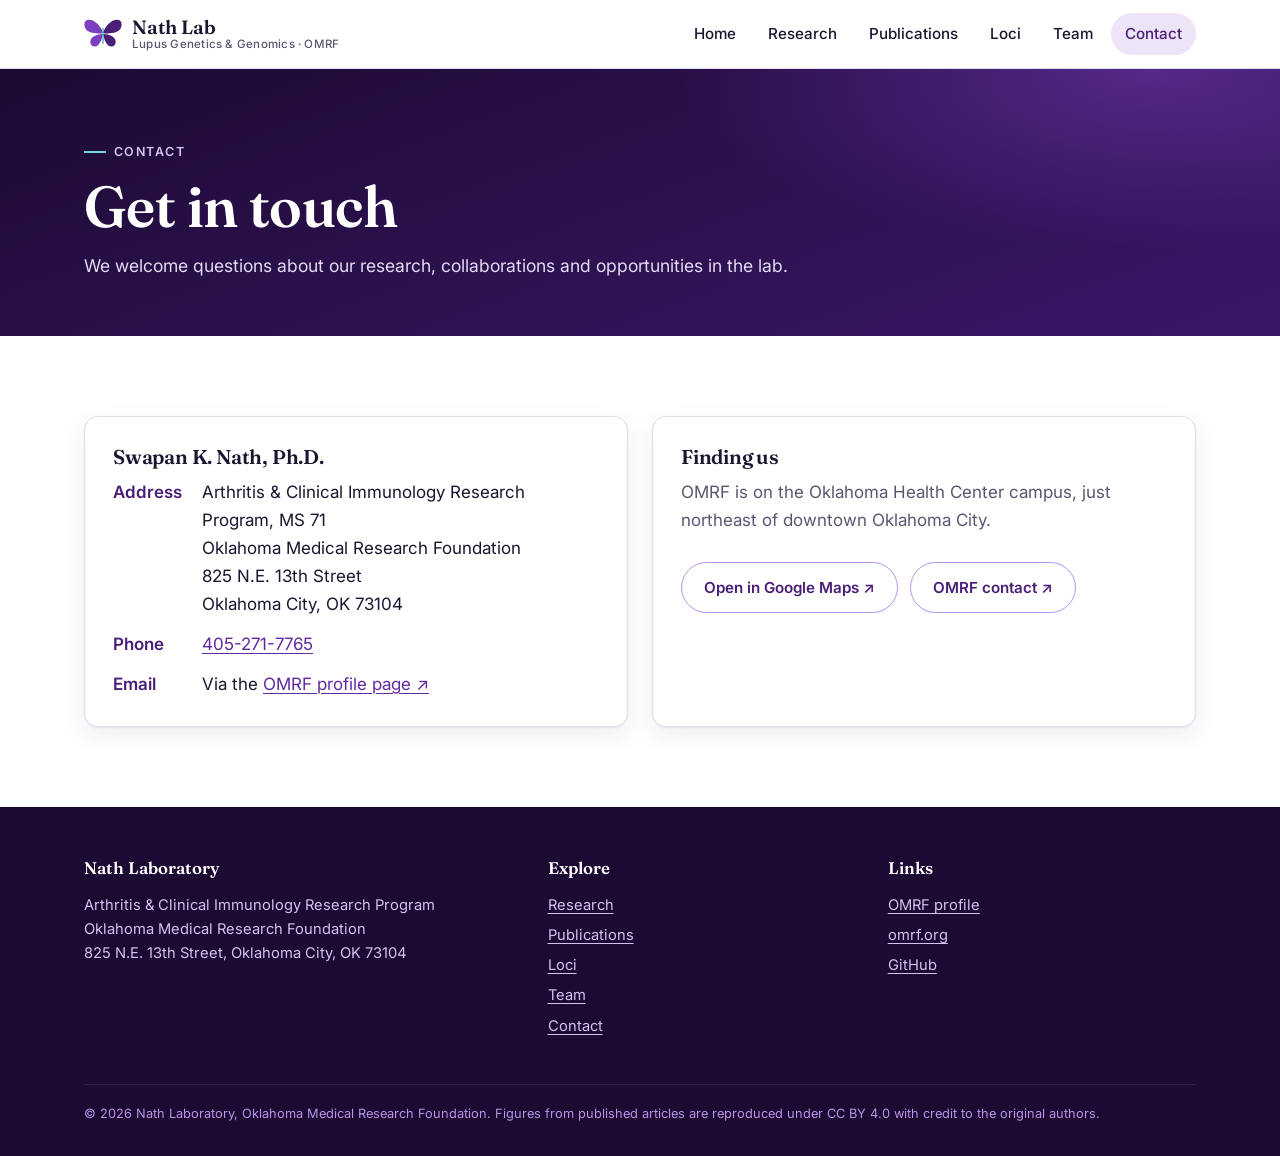
<file: contact.html>
<!doctype html>
<html lang="en">
<head>
  <meta charset="utf-8">
  <meta name="viewport" content="width=device-width, initial-scale=1">
  <title>Contact · Nath Lab</title>
  <meta name="description" content="Contact the Nath Lab at the Oklahoma Medical Research Foundation, Oklahoma City.">
  <link rel="icon" href="assets/img/favicon.svg" type="image/svg+xml">
  <link rel="preconnect" href="https://fonts.googleapis.com">
  <link rel="preconnect" href="https://fonts.gstatic.com" crossorigin>
  <link href="https://fonts.googleapis.com/css2?family=Fraunces:ital,opsz,wght@0,9..144,500;0,9..144,600;1,9..144,500&family=Inter:wght@400;500;600;700&display=swap" rel="stylesheet">
  <link rel="stylesheet" href="assets/css/style.css">
</head>
<body>
<a class="skip" href="#main">Skip to content</a>

<header class="site-header">
  <div class="wrap">
    <a class="brand" href="index.html" aria-label="Nath Lab home">
      <svg viewBox="20 20 360 300" aria-hidden="true"><g fill="#7b3fbf"><path d="M196 150C180 95 120 30 62 34C22 37 14 82 34 118C56 156 120 170 196 162Z"/><path d="M196 170C140 172 84 196 80 240C77 282 120 300 150 278C176 258 192 214 196 178Z"/></g><g fill="#4b1e78" transform="matrix(-1 0 0 1 400 0)"><path d="M196 150C180 95 120 30 62 34C22 37 14 82 34 118C56 156 120 170 196 162Z"/><path d="M196 170C140 172 84 196 80 240C77 282 120 300 150 278C176 258 192 214 196 178Z"/></g><rect x="195" y="112" width="10" height="150" rx="5" fill="#12a4a0"/></svg>
      <span class="brand-name">Nath Lab<span class="brand-sub">Lupus Genetics &amp; Genomics · OMRF</span></span>
    </a>
    <button class="nav-toggle" aria-label="Menu" aria-expanded="false"><svg width="20" height="20" viewBox="0 0 20 20"><path d="M2 5h16M2 10h16M2 15h16" stroke="currentColor" stroke-width="2"/></svg></button>
    <nav class="nav" aria-label="Main">
      <a href="index.html">Home</a>
      <a href="research.html">Research</a>
      <a href="publications.html">Publications</a>
      <a href="loci.html">Loci</a>
      <a href="team.html">Team</a>
      <a href="contact.html" aria-current="page">Contact</a>
    </nav>
  </div>
</header>

<main id="main">
  <div class="page-hero">
    <div class="wrap">
      <span class="eyebrow">Contact</span>
      <h1>Get in touch</h1>
      <p>We welcome questions about our research, collaborations and opportunities in the lab.</p>
    </div>
  </div>

  <section>
    <div class="wrap grid-2">
      <div class="card contact-card">
        <h3 style="margin-top:0">Swapan K. Nath, Ph.D.</h3>
        <dl>
          <dt>Address</dt>
          <dd>Arthritis &amp; Clinical Immunology Research Program, MS 71<br>Oklahoma Medical Research Foundation<br>825 N.E. 13th Street<br>Oklahoma City, OK 73104</dd>
          <dt>Phone</dt>
          <dd><a href="tel:+14052717765">405-271-7765</a></dd>
          <dt>Email</dt>
          <dd>Via the <a href="https://omrf.org/scientist/swapan-k-nath-ph-d/" target="_blank" rel="noopener">OMRF profile page ↗</a></dd>
        </dl>
      </div>
      <div class="card">
        <h3 style="margin-top:0">Finding us</h3>
        <p>OMRF is on the Oklahoma Health Center campus, just northeast of downtown Oklahoma City.</p>
        <div class="hero-actions">
          <a class="btn btn-outline" href="https://www.google.com/maps/search/?api=1&query=Oklahoma+Medical+Research+Foundation+825+NE+13th+St+Oklahoma+City" target="_blank" rel="noopener">Open in Google Maps ↗</a>
          <a class="btn btn-outline" href="https://omrf.org/contact/" target="_blank" rel="noopener">OMRF contact ↗</a>
        </div>
      </div>
    </div>
  </section>
</main>

<footer class="site-footer">
  <div class="wrap">
    <div>
      <h4>Nath Laboratory</h4>
      <p>Arthritis &amp; Clinical Immunology Research Program<br>Oklahoma Medical Research Foundation<br>825 N.E. 13th Street, Oklahoma City, OK 73104</p>
    </div>
    <div>
      <h4>Explore</h4>
      <ul><li><a href="research.html">Research</a></li><li><a href="publications.html">Publications</a></li><li><a href="loci.html">Loci</a></li><li><a href="team.html">Team</a></li><li><a href="contact.html">Contact</a></li></ul>
    </div>
    <div>
      <h4>Links</h4>
      <ul><li><a href="https://omrf.org/scientist/swapan-k-nath-ph-d/" target="_blank" rel="noopener">OMRF profile</a></li><li><a href="https://omrf.org" target="_blank" rel="noopener">omrf.org</a></li><li><a href="https://github.com/nath-OMRF-lab" target="_blank" rel="noopener">GitHub</a></li></ul>
    </div>
    <div class="footer-bottom">© <span data-year>2026</span> Nath Laboratory, Oklahoma Medical Research Foundation. Figures from published articles are reproduced under CC BY 4.0 with credit to the original authors.</div>
  </div>
</footer>

<div class="lightbox" id="lightbox" role="dialog" aria-modal="true" aria-label="Figure viewer">
  <button class="lb-close" aria-label="Close">×</button>
  <div class="lb-inner">
    <div class="lb-img"><img alt=""></div>
    <div class="lb-cap"><b></b><small></small></div>
    <div class="lb-nav"><button class="lb-prev">← Previous</button><span class="lb-count muted"></span><button class="lb-next">Next →</button></div>
  </div>
</div>

<script src="assets/js/main.js"></script>
</body>
</html>
</file>
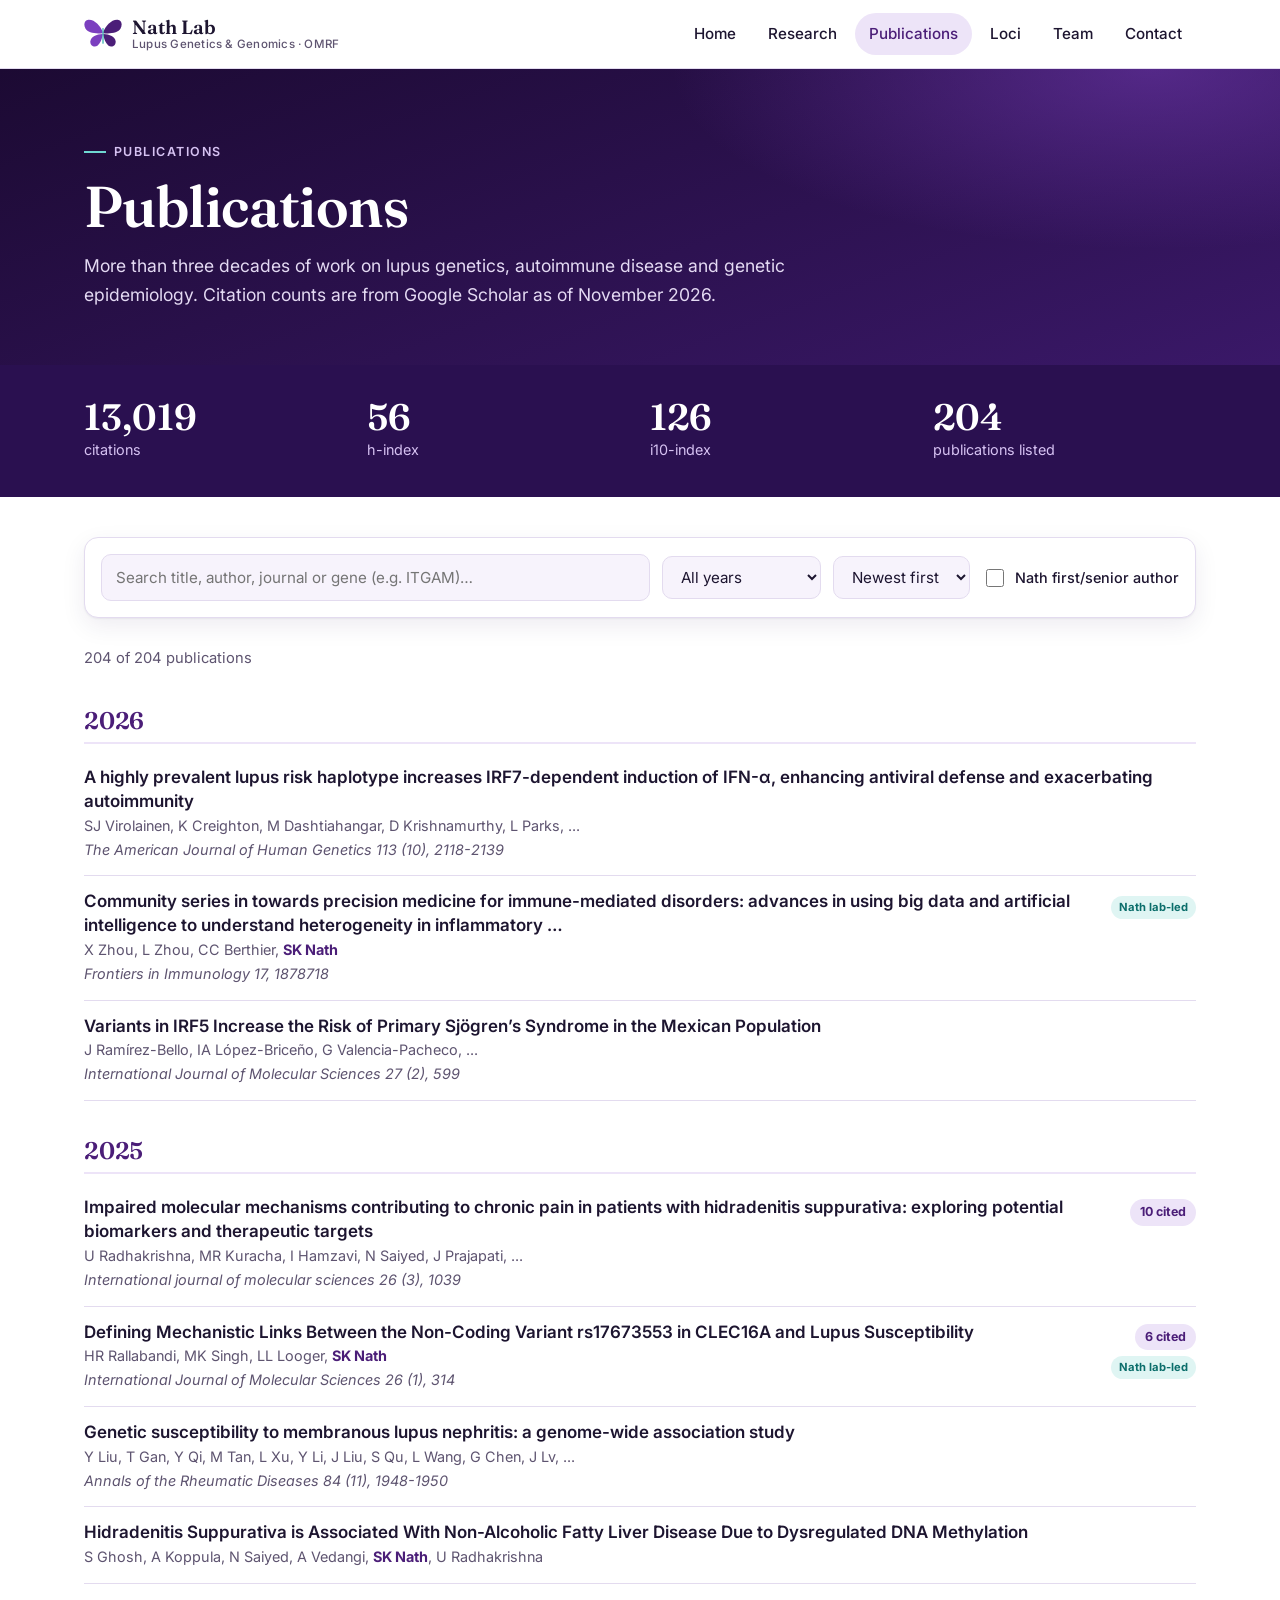
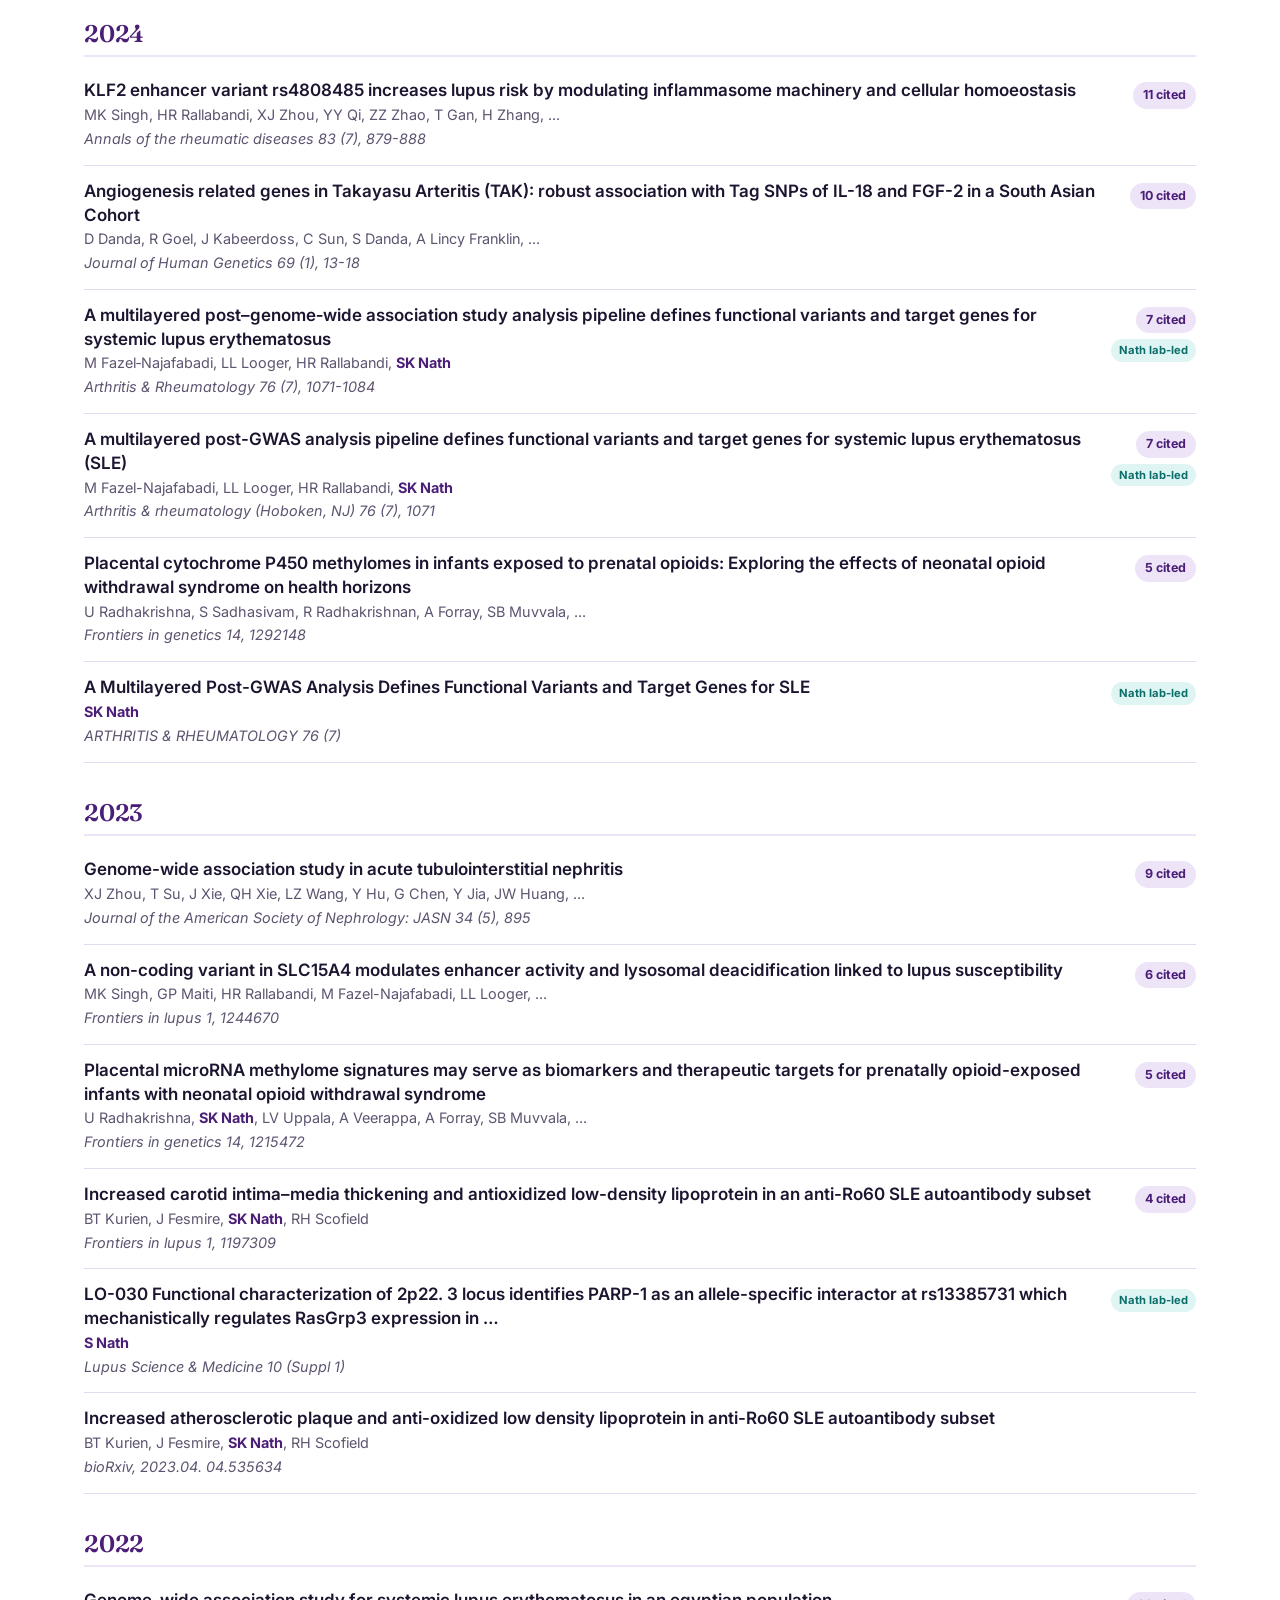
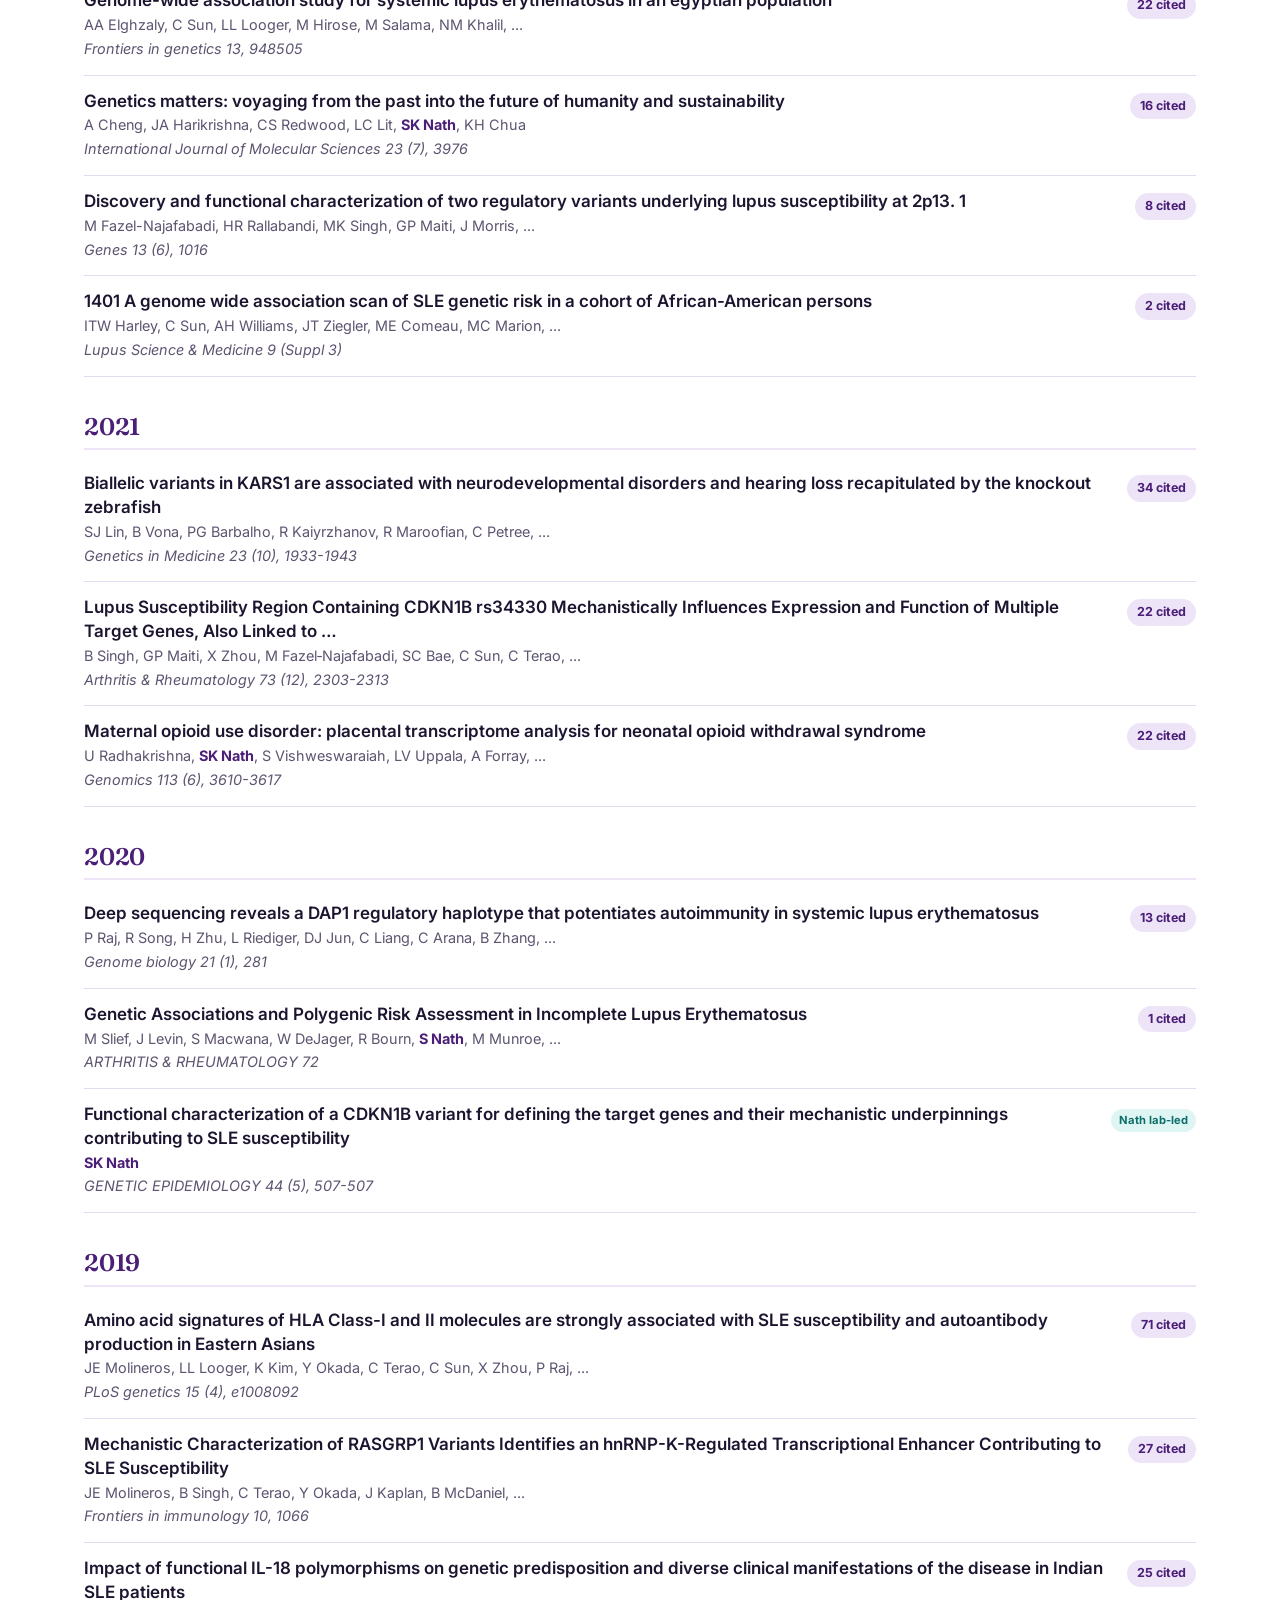
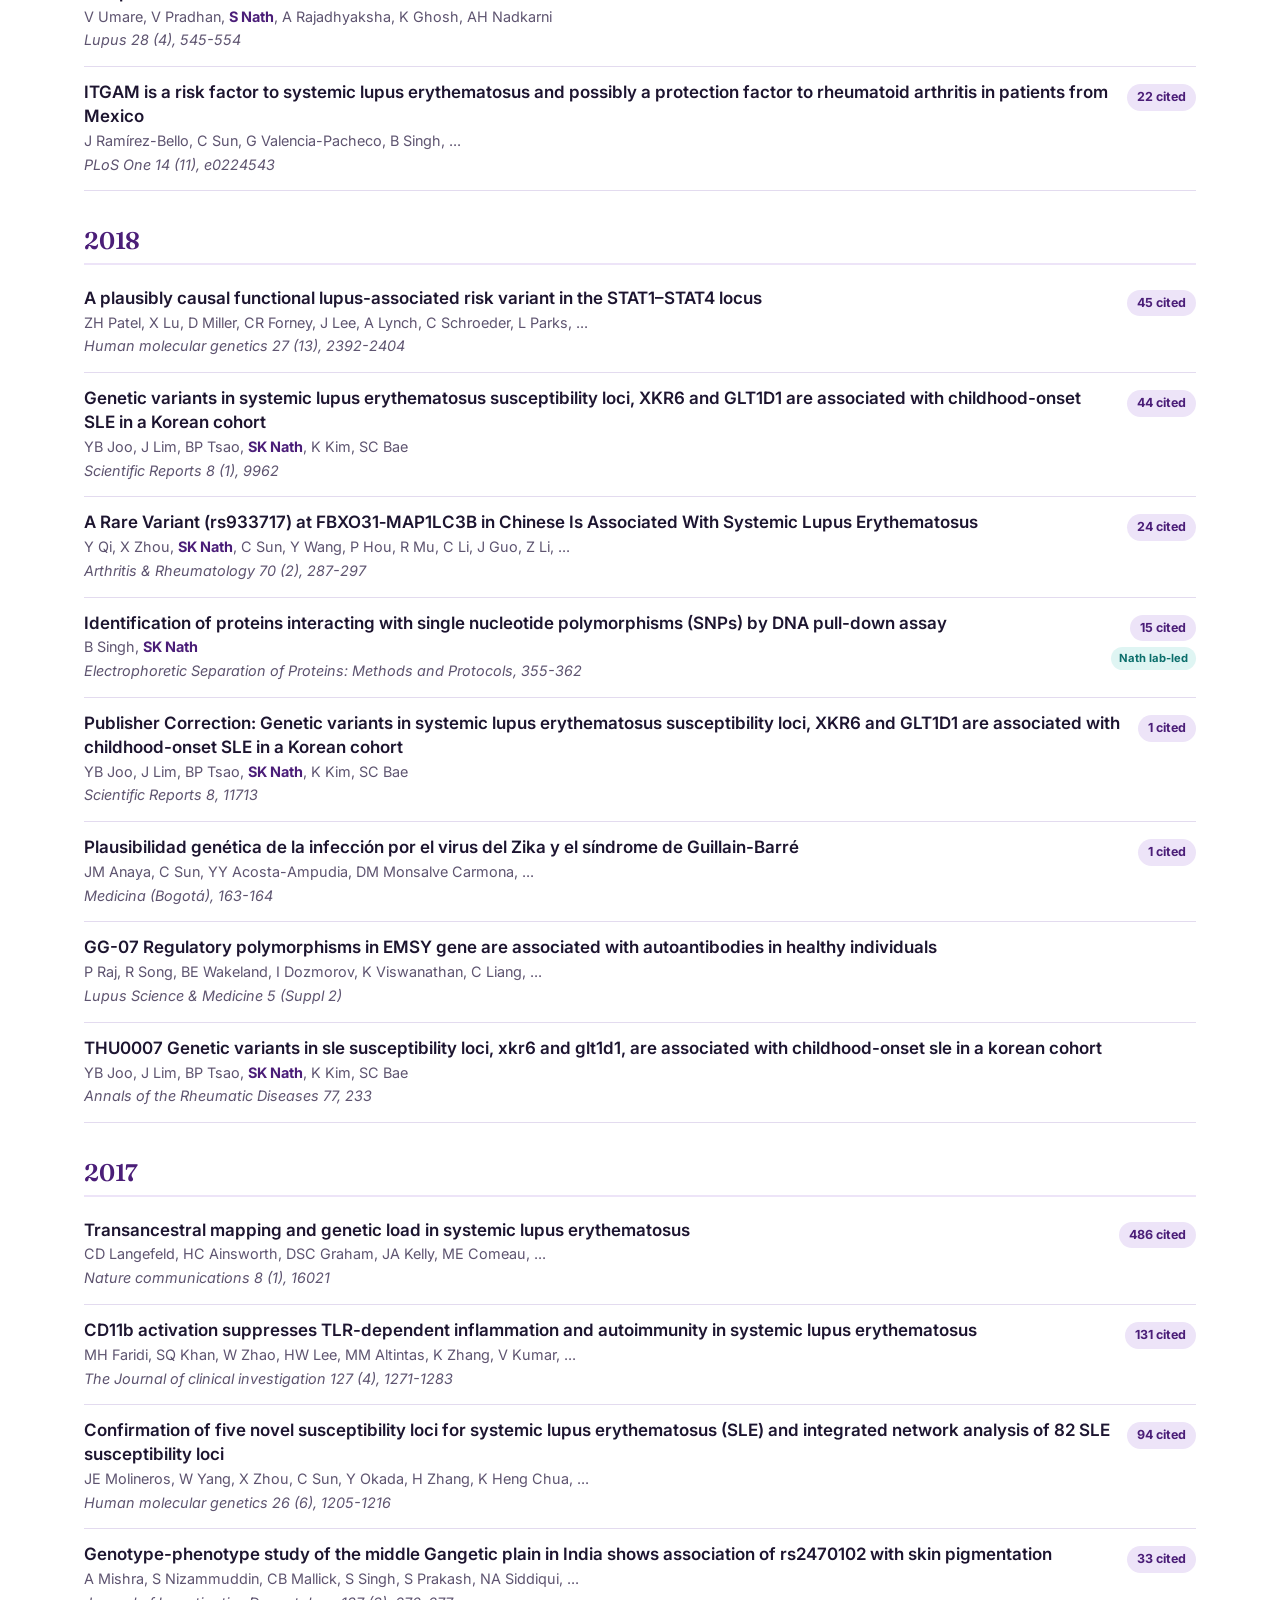
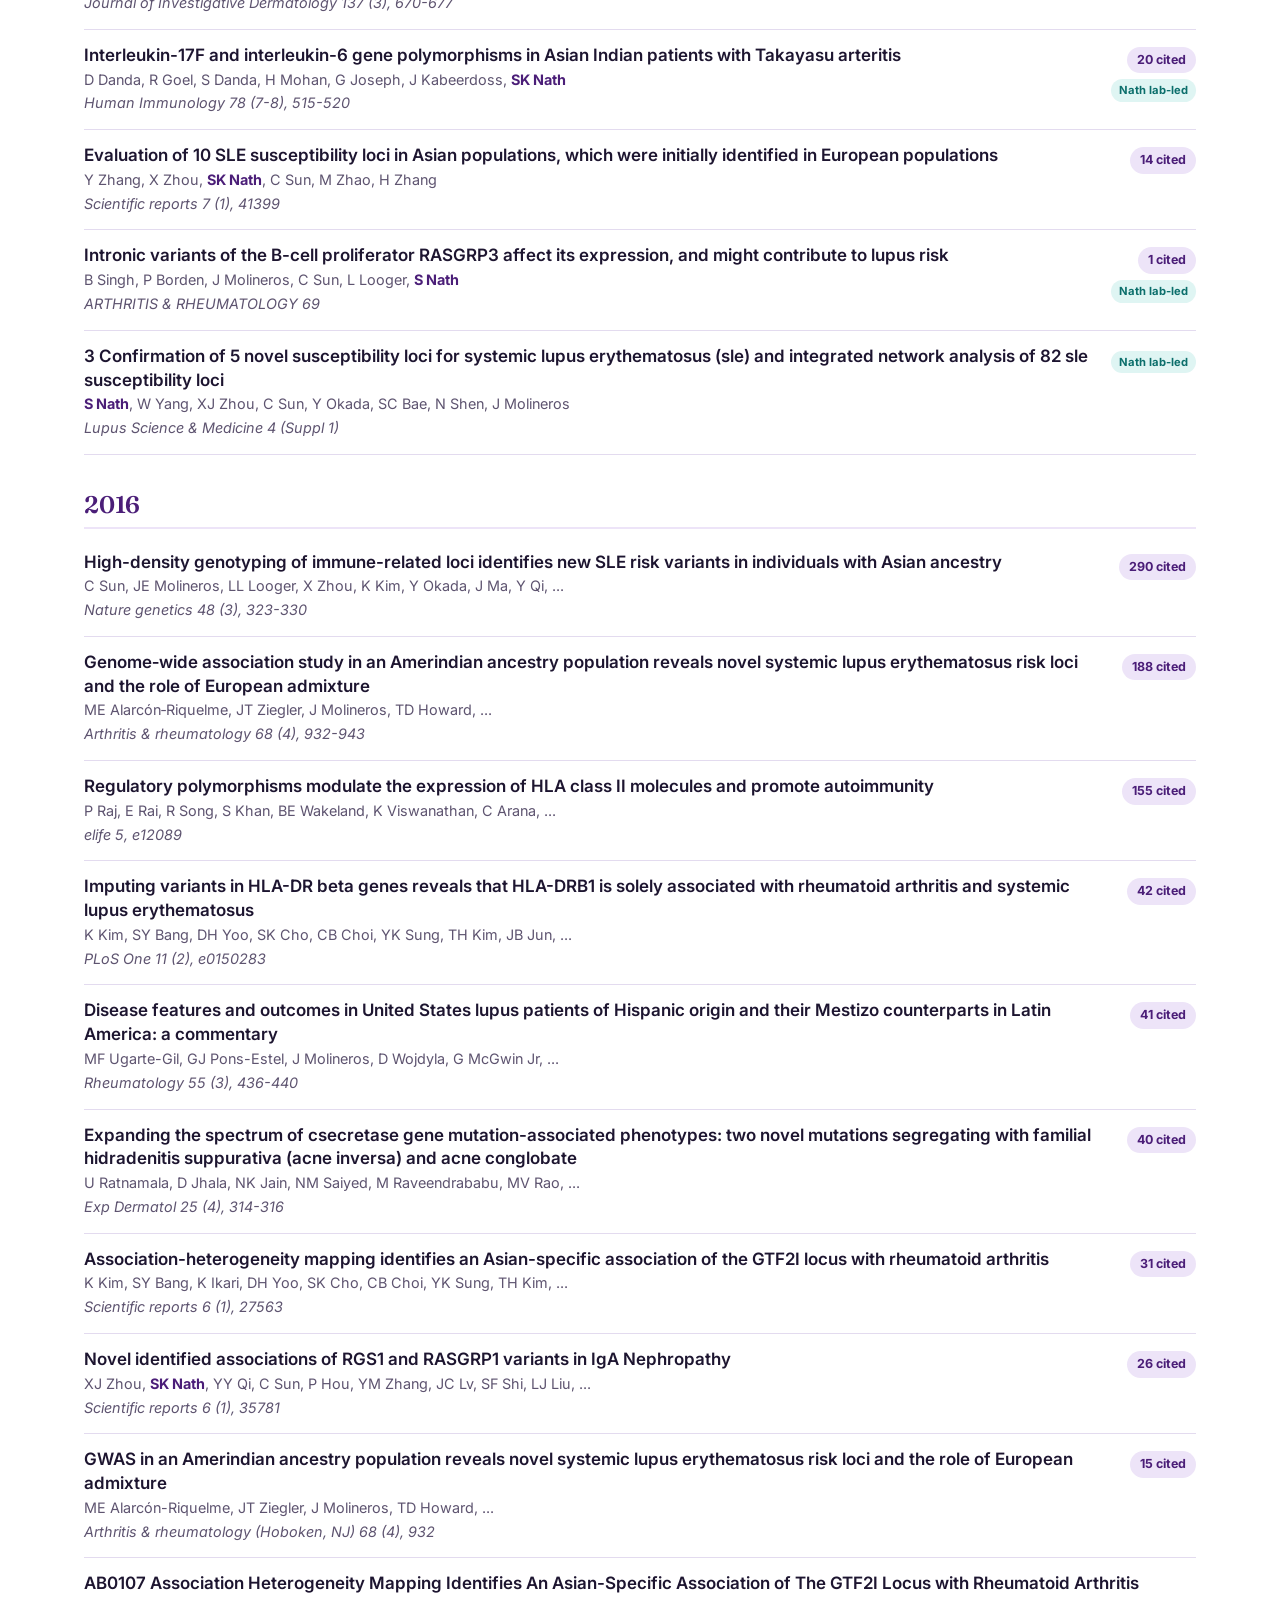
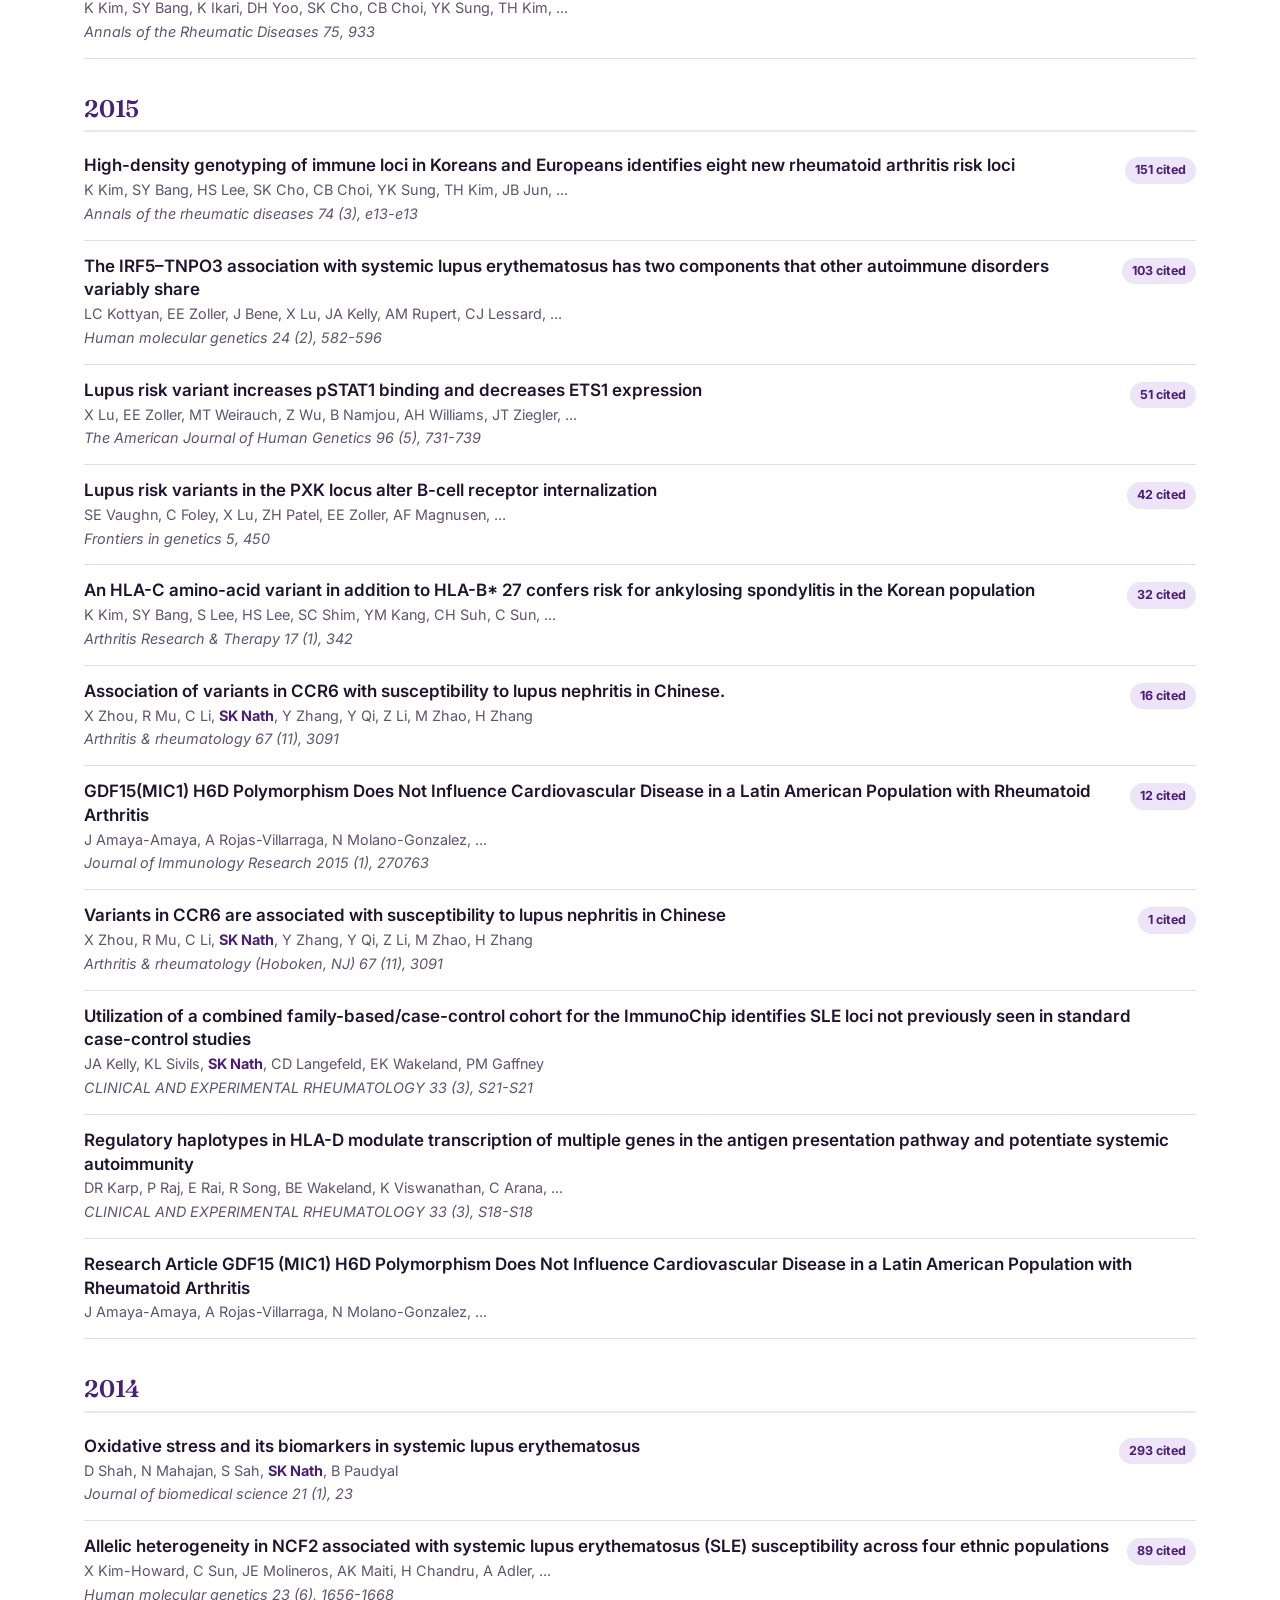
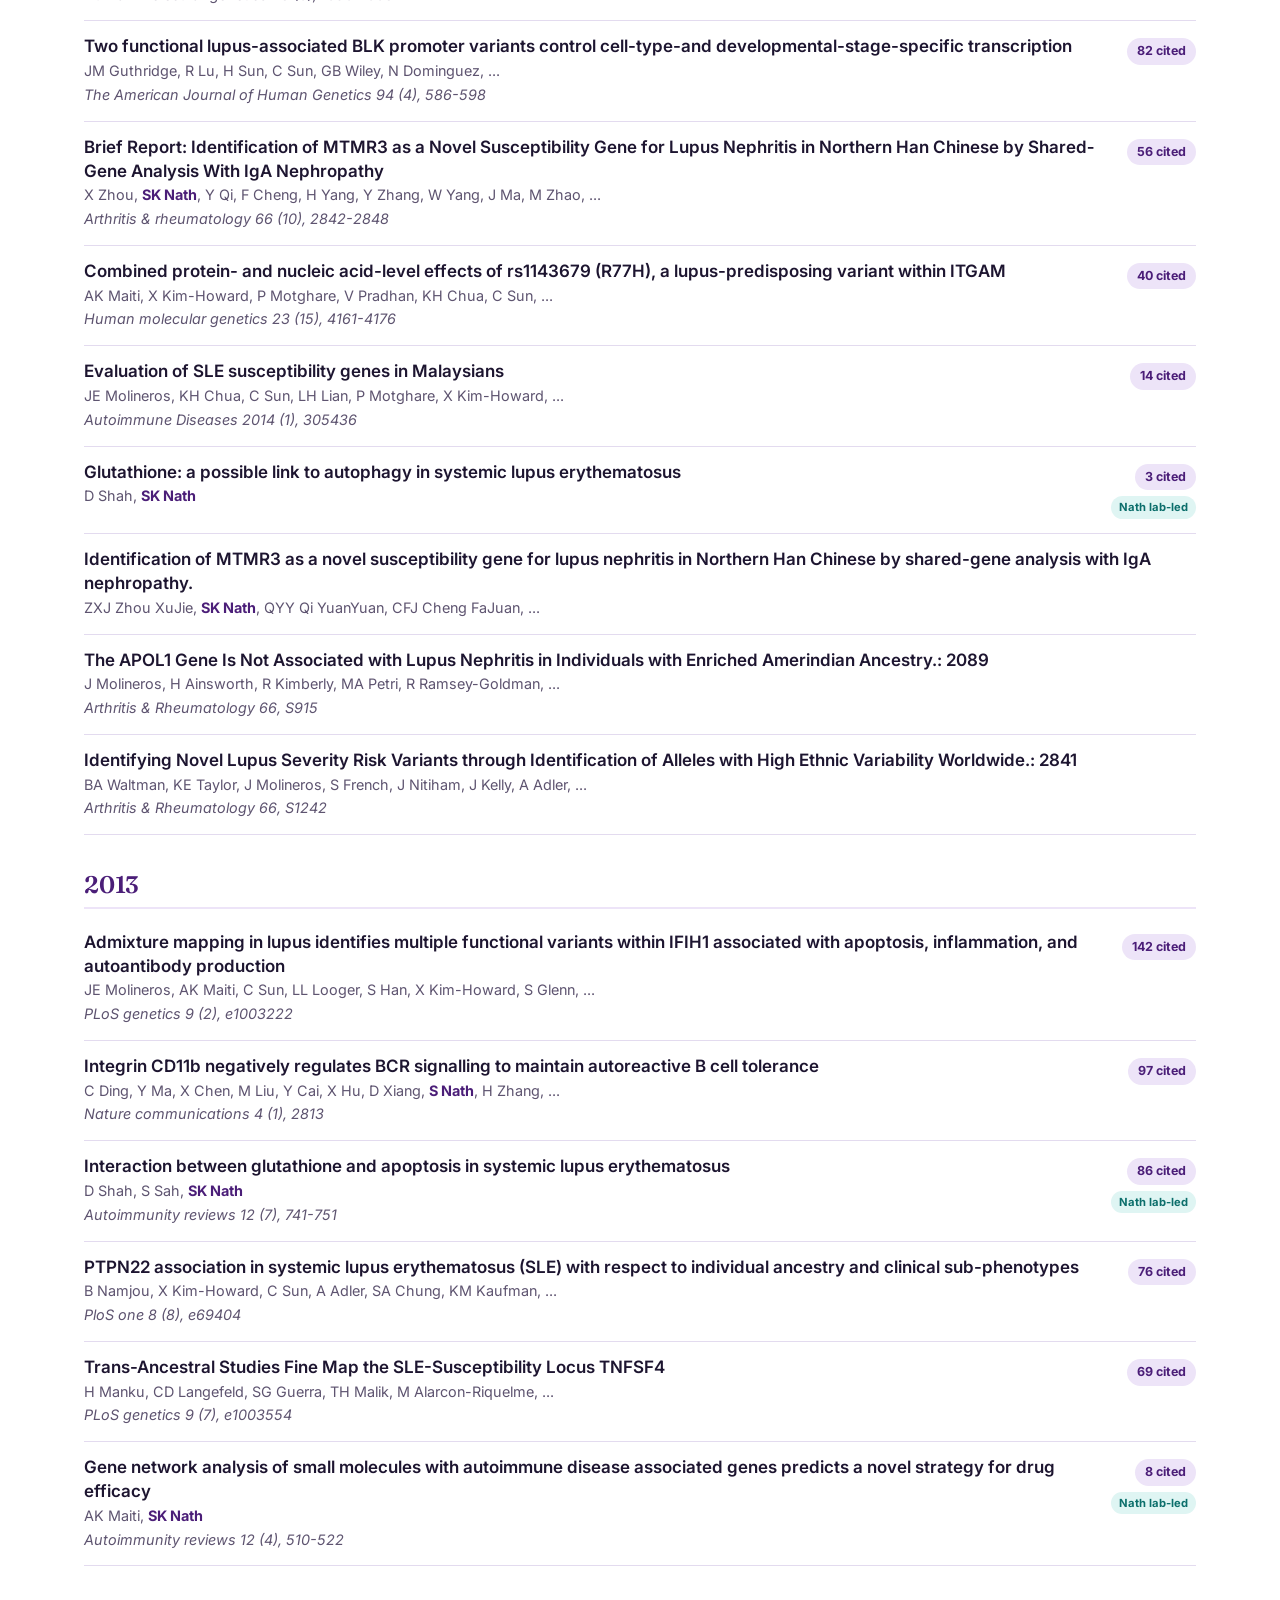
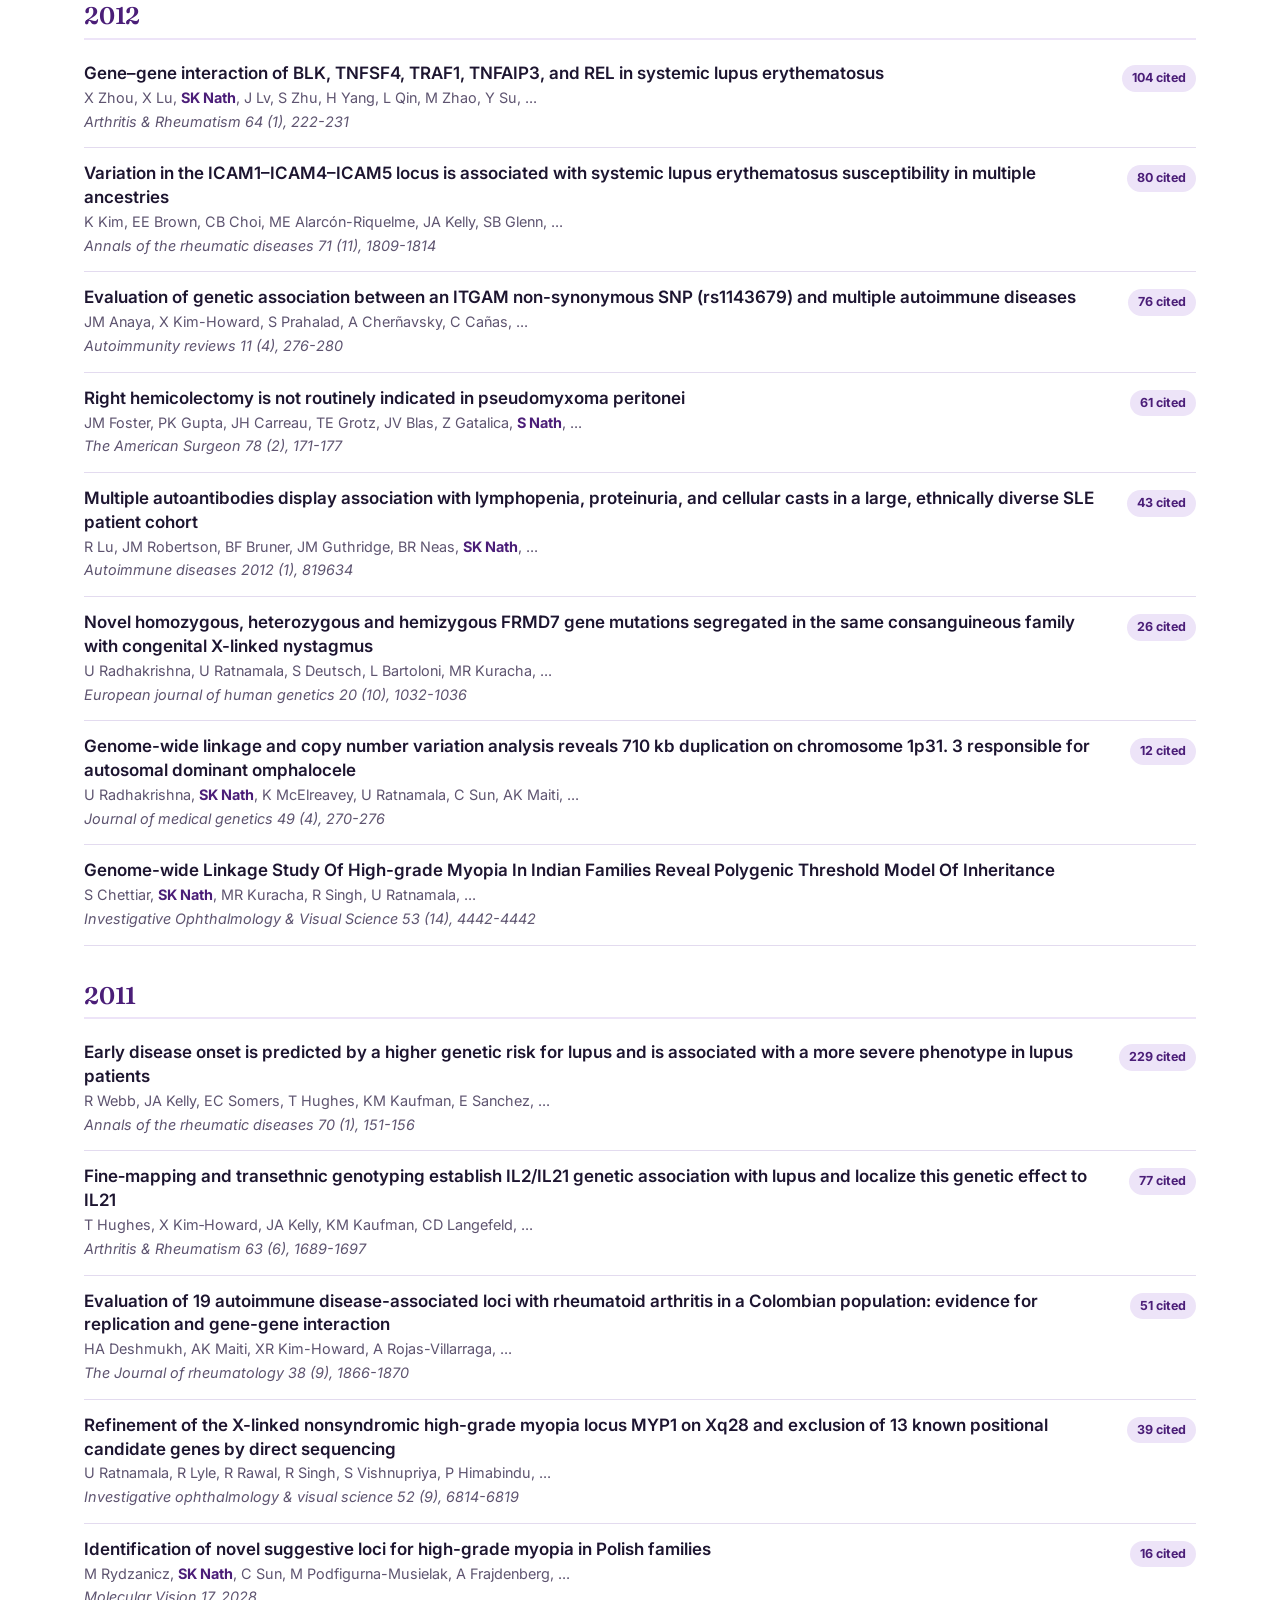
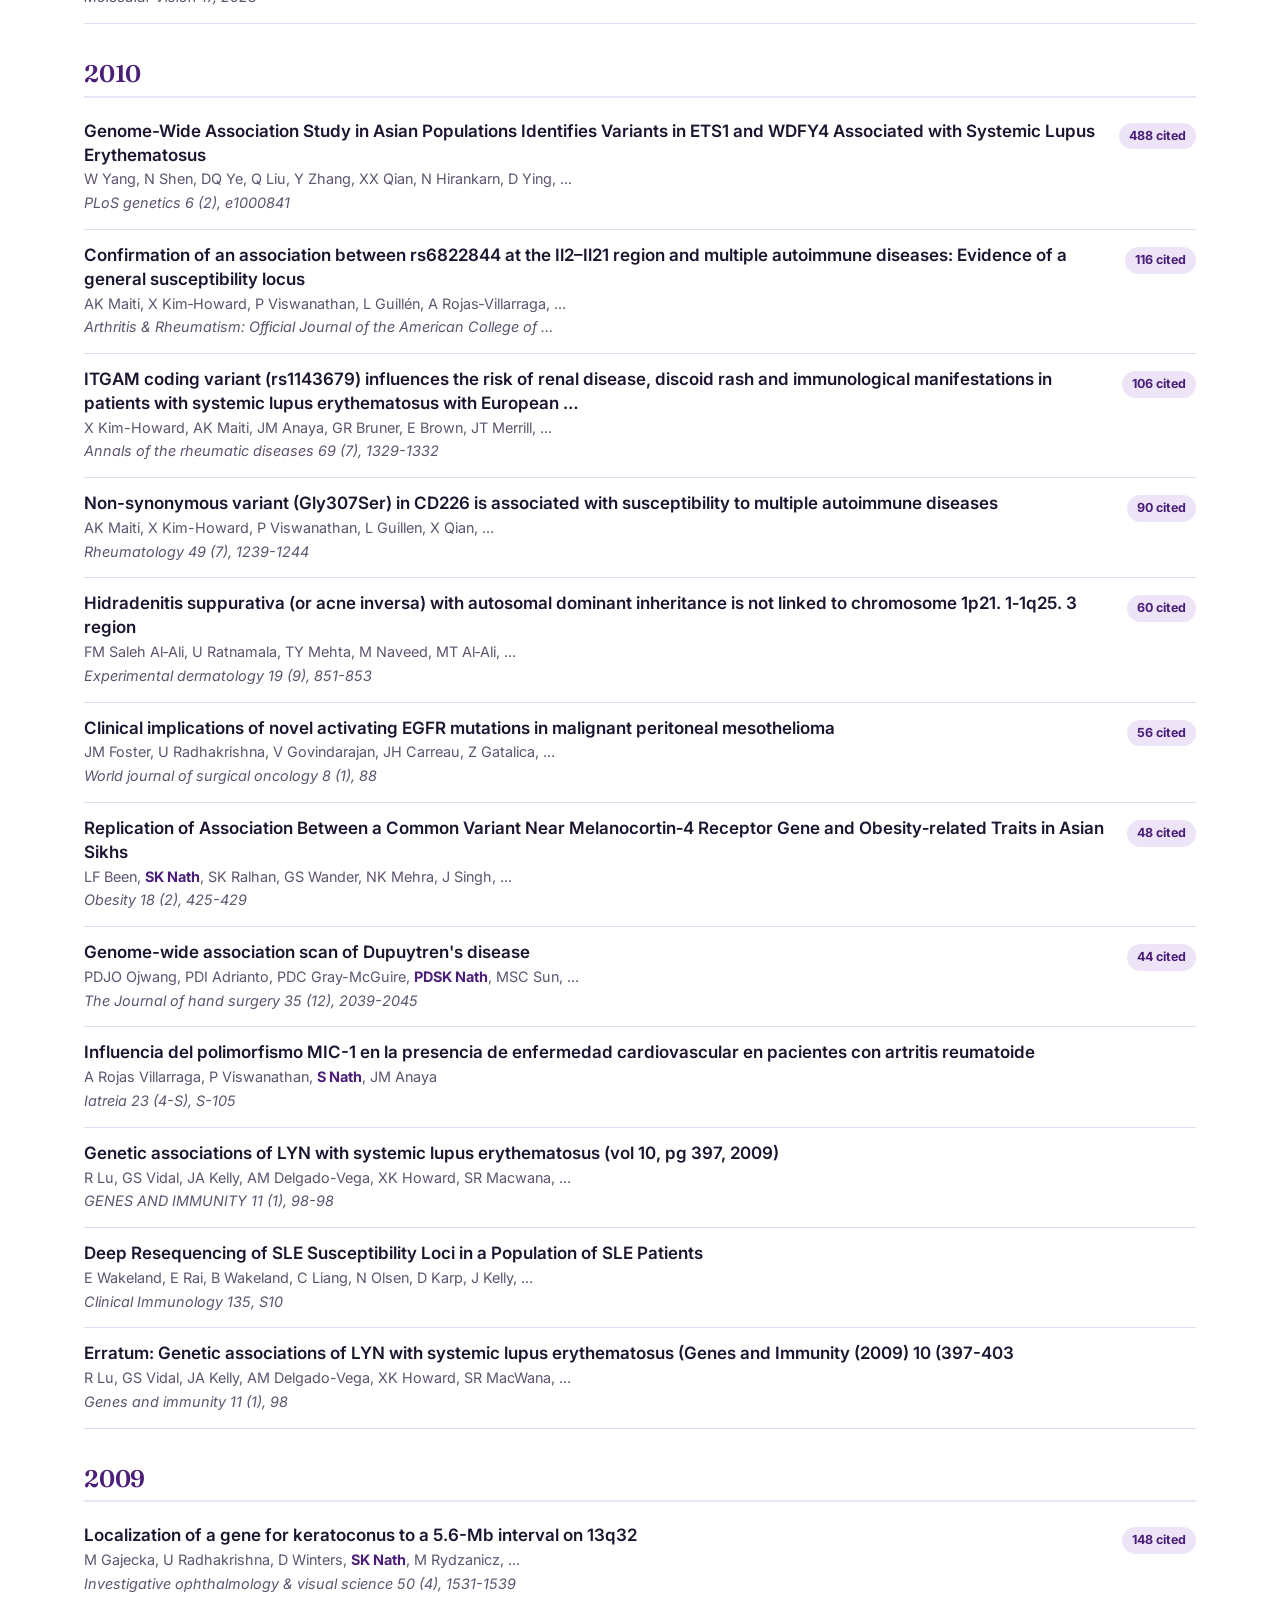
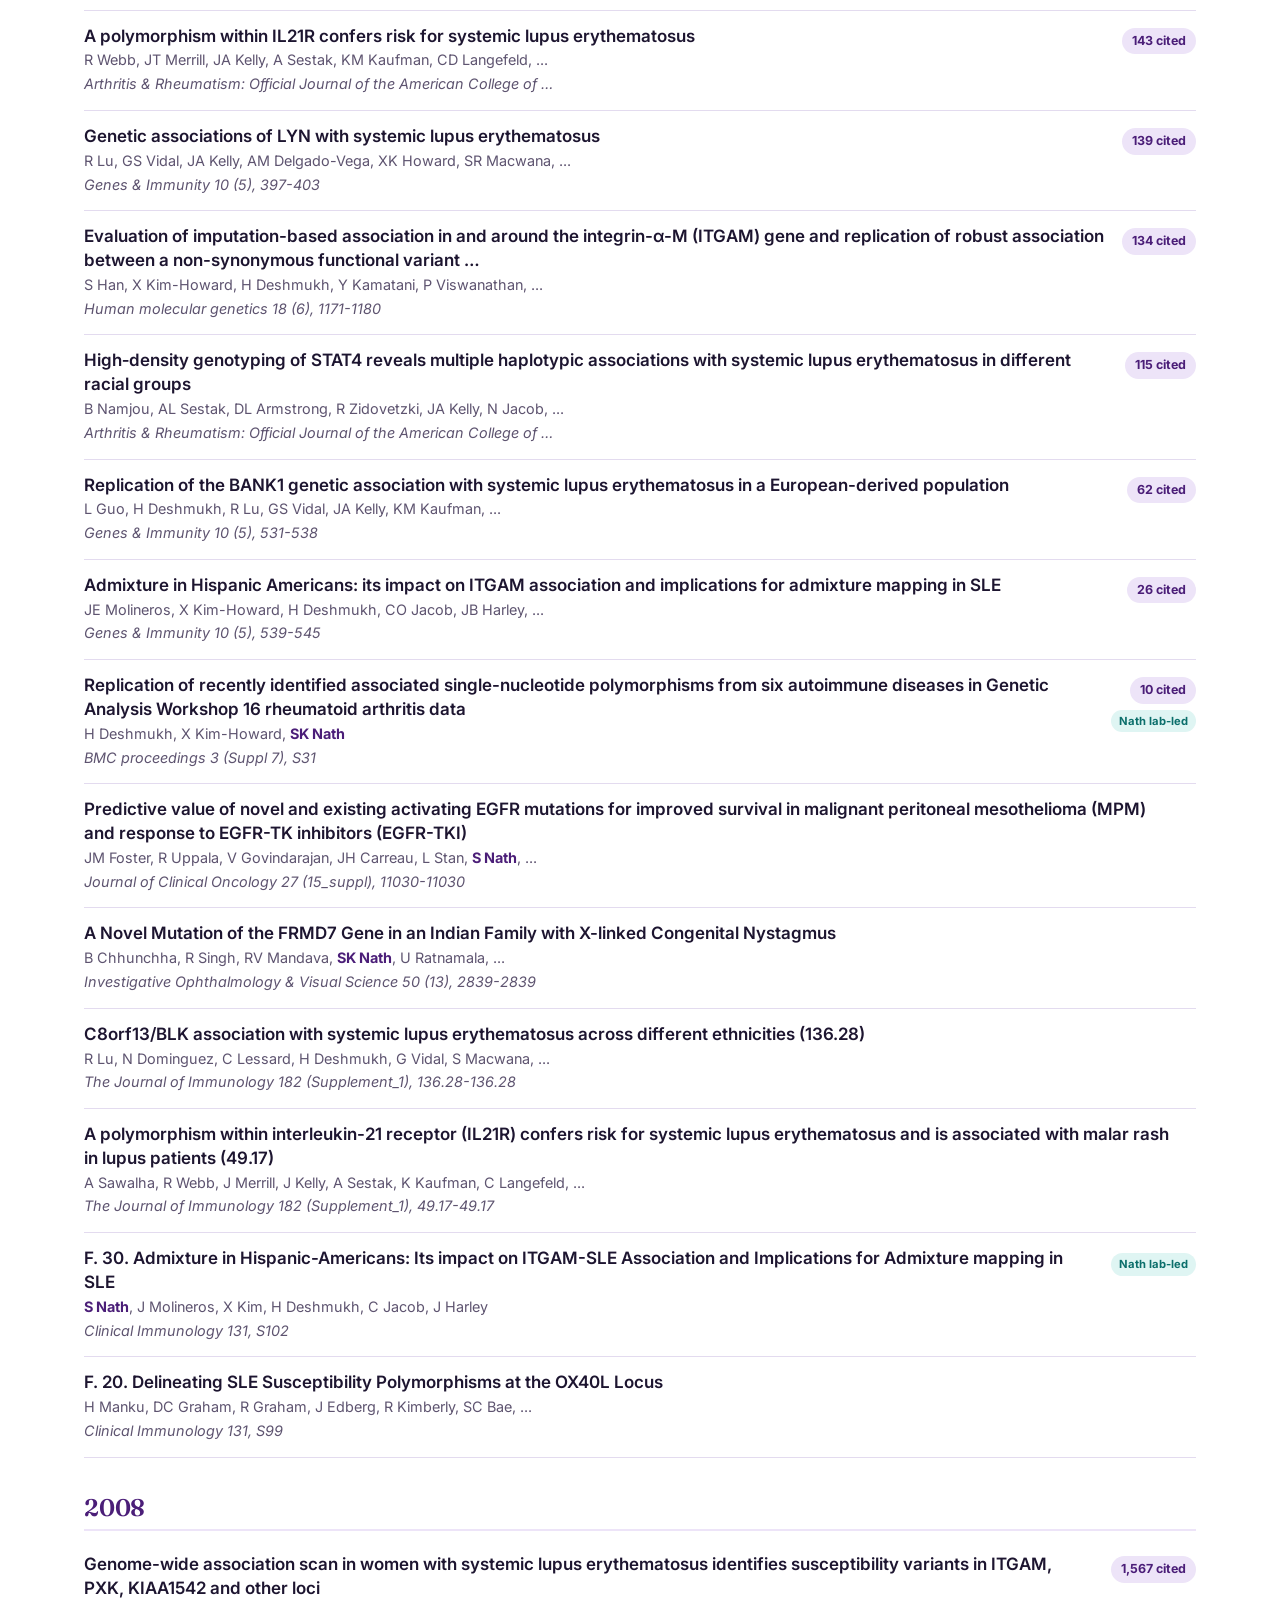
<file: publications.html>
<!doctype html>
<html lang="en">
<head>
  <meta charset="utf-8">
  <meta name="viewport" content="width=device-width, initial-scale=1">
  <title>Publications · Nath Lab</title>
  <meta name="description" content="Publications from Swapan K. Nath and the Nath Lab on lupus genetics, autoimmune disease and genetic epidemiology.">
  <link rel="icon" href="assets/img/favicon.svg" type="image/svg+xml">
  <link rel="preconnect" href="https://fonts.googleapis.com">
  <link rel="preconnect" href="https://fonts.gstatic.com" crossorigin>
  <link href="https://fonts.googleapis.com/css2?family=Fraunces:ital,opsz,wght@0,9..144,500;0,9..144,600;1,9..144,500&family=Inter:wght@400;500;600;700&display=swap" rel="stylesheet">
  <link rel="stylesheet" href="assets/css/style.css">
</head>
<body>
<a class="skip" href="#main">Skip to content</a>

<header class="site-header">
  <div class="wrap">
    <a class="brand" href="index.html" aria-label="Nath Lab home">
      <svg viewBox="20 20 360 300" aria-hidden="true"><g fill="#7b3fbf"><path d="M196 150C180 95 120 30 62 34C22 37 14 82 34 118C56 156 120 170 196 162Z"/><path d="M196 170C140 172 84 196 80 240C77 282 120 300 150 278C176 258 192 214 196 178Z"/></g><g fill="#4b1e78" transform="matrix(-1 0 0 1 400 0)"><path d="M196 150C180 95 120 30 62 34C22 37 14 82 34 118C56 156 120 170 196 162Z"/><path d="M196 170C140 172 84 196 80 240C77 282 120 300 150 278C176 258 192 214 196 178Z"/></g><rect x="195" y="112" width="10" height="150" rx="5" fill="#12a4a0"/></svg>
      <span class="brand-name">Nath Lab<span class="brand-sub">Lupus Genetics &amp; Genomics · OMRF</span></span>
    </a>
    <button class="nav-toggle" aria-label="Menu" aria-expanded="false"><svg width="20" height="20" viewBox="0 0 20 20"><path d="M2 5h16M2 10h16M2 15h16" stroke="currentColor" stroke-width="2"/></svg></button>
    <nav class="nav" aria-label="Main">
      <a href="index.html">Home</a>
      <a href="research.html">Research</a>
      <a href="publications.html" aria-current="page">Publications</a>
      <a href="loci.html">Loci</a>
      <a href="team.html">Team</a>
      <a href="contact.html">Contact</a>
    </nav>
  </div>
</header>

<main id="main">
  <div class="page-hero">
    <div class="wrap">
      <span class="eyebrow">Publications</span>
      <h1>Publications</h1>
      <p>More than three decades of work on lupus genetics, autoimmune disease and genetic epidemiology. Citation counts are from Google Scholar as of November 2026.</p>
    </div>
  </div>

  <div class="stats">
    <div class="wrap">
      <div class="stat"><b>13,019</b><span>citations</span></div>
      <div class="stat"><b>56</b><span>h-index</span></div>
      <div class="stat"><b>126</b><span>i10-index</span></div>
      <div class="stat"><b id="pub-total">200+</b><span>publications listed</span></div>
    </div>
  </div>

  <section style="padding-top:40px">
    <div class="wrap">
      <div class="pub-tools">
        <input type="search" id="pub-q" placeholder="Search title, author, journal or gene (e.g. ITGAM)…" aria-label="Search publications">
        <select id="pub-era" aria-label="Filter by period">
          <option value="all">All years</option>
          <option value="2020">2020 – present</option>
          <option value="2010">2010 – 2019</option>
          <option value="2000">2000 – 2009</option>
          <option value="1990">Before 2000</option>
        </select>
        <select id="pub-sort" aria-label="Sort">
          <option value="year">Newest first</option>
          <option value="cites">Most cited</option>
        </select>
        <label class="toggle"><input type="checkbox" id="pub-lab"> Nath first/senior author</label>
      </div>
      <div class="pub-count" id="pub-count" aria-live="polite"></div>
      <div id="pub-list"><p class="muted">Loading publications…</p></div>
    </div>
  </section>
<script src="assets/js/publications.js"></script>
</main>

<footer class="site-footer">
  <div class="wrap">
    <div>
      <h4>Nath Laboratory</h4>
      <p>Arthritis &amp; Clinical Immunology Research Program<br>Oklahoma Medical Research Foundation<br>825 N.E. 13th Street, Oklahoma City, OK 73104</p>
    </div>
    <div>
      <h4>Explore</h4>
      <ul><li><a href="research.html">Research</a></li><li><a href="publications.html">Publications</a></li><li><a href="loci.html">Loci</a></li><li><a href="team.html">Team</a></li><li><a href="contact.html">Contact</a></li></ul>
    </div>
    <div>
      <h4>Links</h4>
      <ul><li><a href="https://omrf.org/scientist/swapan-k-nath-ph-d/" target="_blank" rel="noopener">OMRF profile</a></li><li><a href="https://omrf.org" target="_blank" rel="noopener">omrf.org</a></li><li><a href="https://github.com/nath-OMRF-lab" target="_blank" rel="noopener">GitHub</a></li></ul>
    </div>
    <div class="footer-bottom">© <span data-year>2026</span> Nath Laboratory, Oklahoma Medical Research Foundation. Figures from published articles are reproduced under CC BY 4.0 with credit to the original authors.</div>
  </div>
</footer>

<div class="lightbox" id="lightbox" role="dialog" aria-modal="true" aria-label="Figure viewer">
  <button class="lb-close" aria-label="Close">×</button>
  <div class="lb-inner">
    <div class="lb-img"><img alt=""></div>
    <div class="lb-cap"><b></b><small></small></div>
    <div class="lb-nav"><button class="lb-prev">← Previous</button><span class="lb-count muted"></span><button class="lb-next">Next →</button></div>
  </div>
</div>

<script src="assets/js/main.js"></script>
</body>
</html>
</file>
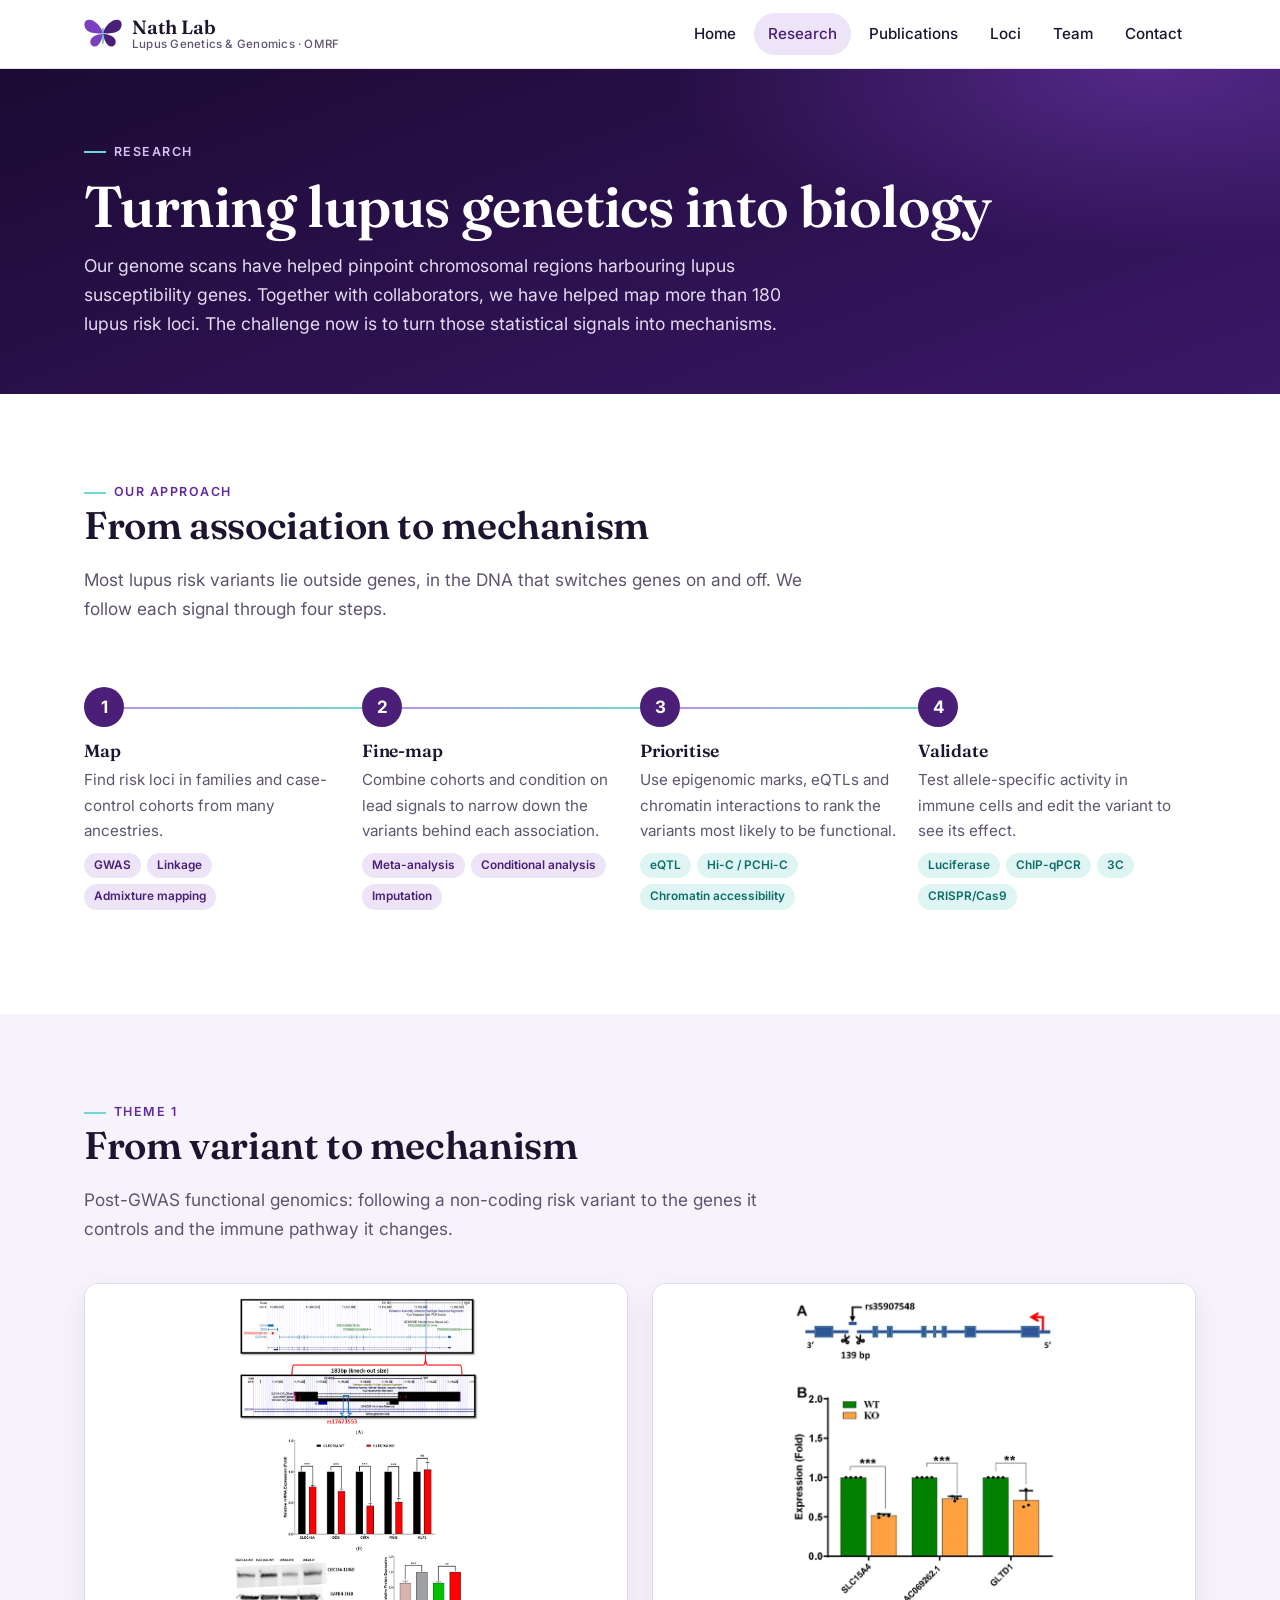
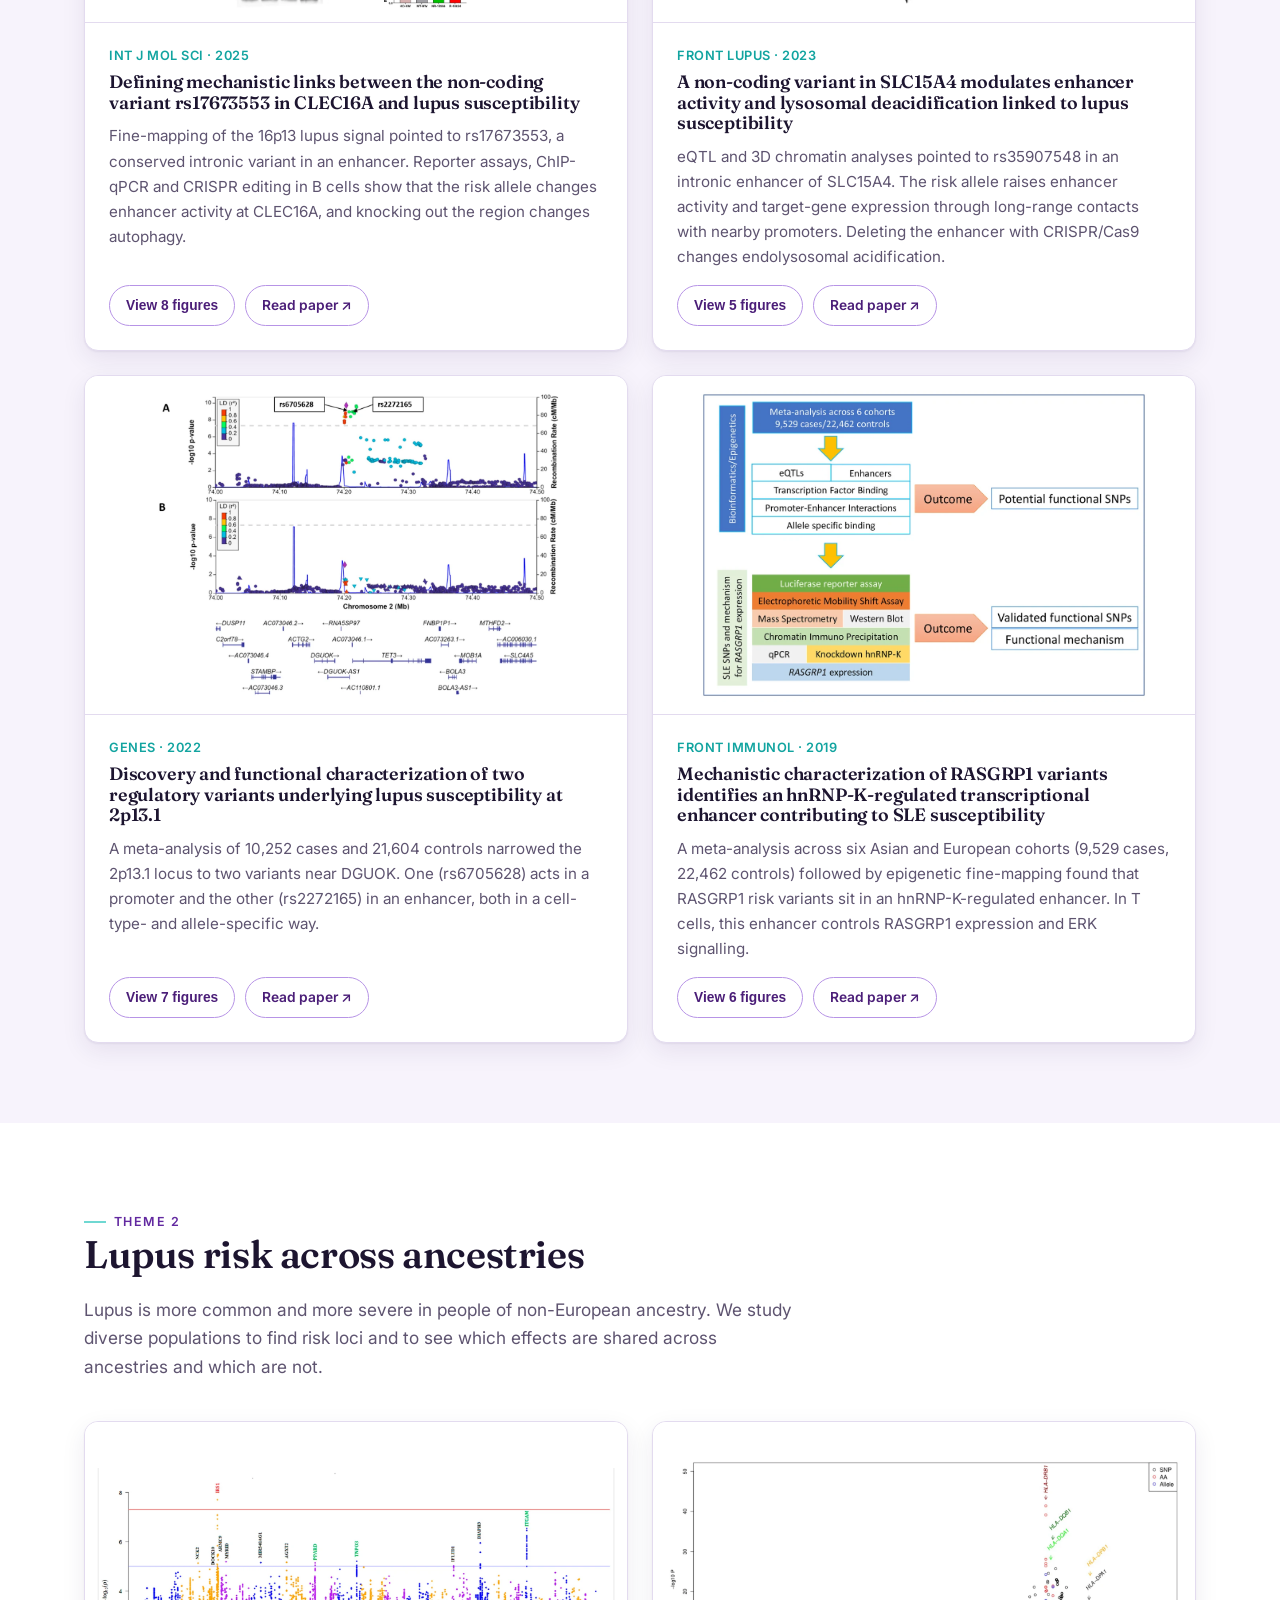
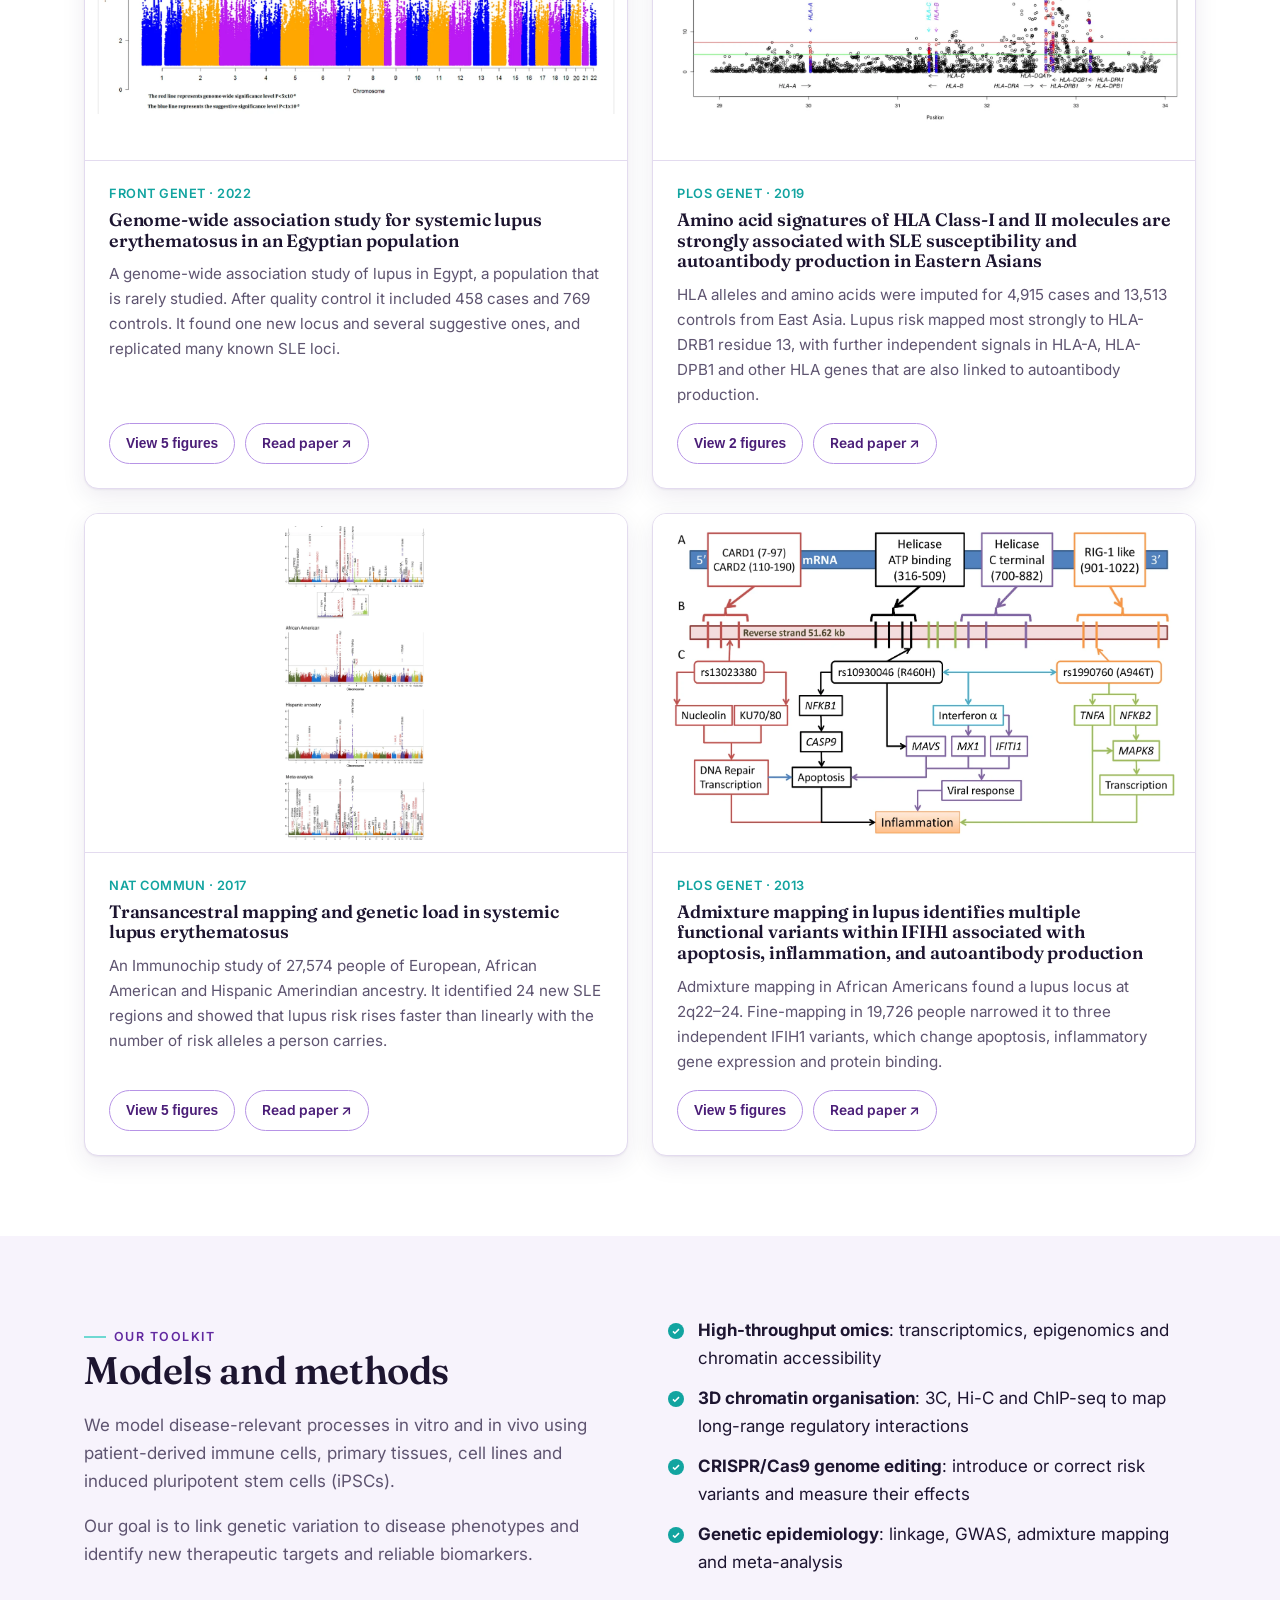
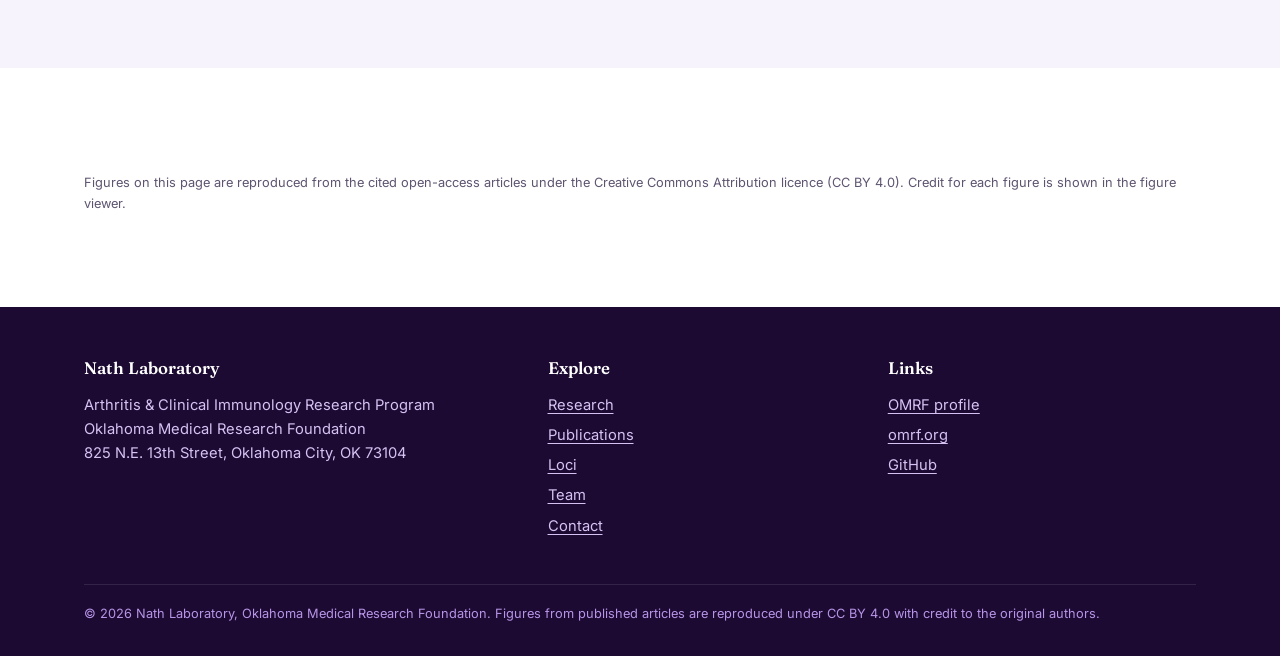
<file: research.html>
<!doctype html>
<html lang="en">
<head>
  <meta charset="utf-8">
  <meta name="viewport" content="width=device-width, initial-scale=1">
  <title>Research · Nath Lab</title>
  <meta name="description" content="Research in the Nath Lab: lupus risk loci found across ancestries, and functional genomics that turns GWAS signals into disease mechanisms.">
  <link rel="icon" href="assets/img/favicon.svg" type="image/svg+xml">
  <link rel="preconnect" href="https://fonts.googleapis.com">
  <link rel="preconnect" href="https://fonts.gstatic.com" crossorigin>
  <link href="https://fonts.googleapis.com/css2?family=Fraunces:ital,opsz,wght@0,9..144,500;0,9..144,600;1,9..144,500&family=Inter:wght@400;500;600;700&display=swap" rel="stylesheet">
  <link rel="stylesheet" href="assets/css/style.css">
</head>
<body>
<a class="skip" href="#main">Skip to content</a>

<header class="site-header">
  <div class="wrap">
    <a class="brand" href="index.html" aria-label="Nath Lab home">
      <svg viewBox="20 20 360 300" aria-hidden="true"><g fill="#7b3fbf"><path d="M196 150C180 95 120 30 62 34C22 37 14 82 34 118C56 156 120 170 196 162Z"/><path d="M196 170C140 172 84 196 80 240C77 282 120 300 150 278C176 258 192 214 196 178Z"/></g><g fill="#4b1e78" transform="matrix(-1 0 0 1 400 0)"><path d="M196 150C180 95 120 30 62 34C22 37 14 82 34 118C56 156 120 170 196 162Z"/><path d="M196 170C140 172 84 196 80 240C77 282 120 300 150 278C176 258 192 214 196 178Z"/></g><rect x="195" y="112" width="10" height="150" rx="5" fill="#12a4a0"/></svg>
      <span class="brand-name">Nath Lab<span class="brand-sub">Lupus Genetics &amp; Genomics · OMRF</span></span>
    </a>
    <button class="nav-toggle" aria-label="Menu" aria-expanded="false"><svg width="20" height="20" viewBox="0 0 20 20"><path d="M2 5h16M2 10h16M2 15h16" stroke="currentColor" stroke-width="2"/></svg></button>
    <nav class="nav" aria-label="Main">
      <a href="index.html">Home</a>
      <a href="research.html" aria-current="page">Research</a>
      <a href="publications.html">Publications</a>
      <a href="loci.html">Loci</a>
      <a href="team.html">Team</a>
      <a href="contact.html">Contact</a>
    </nav>
  </div>
</header>

<main id="main">
  <div class="page-hero">
    <div class="wrap">
      <span class="eyebrow">Research</span>
      <h1>Turning lupus genetics into biology</h1>
      <p>Our genome scans have helped pinpoint chromosomal regions harbouring lupus susceptibility genes. Together with collaborators, we have helped map more than 180 lupus risk loci. The challenge now is to turn those statistical signals into mechanisms.</p>
    </div>
  </div>

  <section>
    <div class="wrap">
      <div class="section-head">
        <span class="eyebrow">Our approach</span>
        <h2>From association to mechanism</h2>
        <p>Most lupus risk variants lie outside genes, in the DNA that switches genes on and off. We follow each signal through four steps.</p>
      </div>
      <div class="pipeline">
        <div class="step">
          <h3>Map</h3>
          <p>Find risk loci in families and case-control cohorts from many ancestries.</p>
          <div class="tags"><span class="tag">GWAS</span><span class="tag">Linkage</span><span class="tag">Admixture mapping</span></div>
        </div>
        <div class="step">
          <h3>Fine-map</h3>
          <p>Combine cohorts and condition on lead signals to narrow down the variants behind each association.</p>
          <div class="tags"><span class="tag">Meta-analysis</span><span class="tag">Conditional analysis</span><span class="tag">Imputation</span></div>
        </div>
        <div class="step">
          <h3>Prioritise</h3>
          <p>Use epigenomic marks, eQTLs and chromatin interactions to rank the variants most likely to be functional.</p>
          <div class="tags"><span class="tag teal">eQTL</span><span class="tag teal">Hi-C / PCHi-C</span><span class="tag teal">Chromatin accessibility</span></div>
        </div>
        <div class="step">
          <h3>Validate</h3>
          <p>Test allele-specific activity in immune cells and edit the variant to see its effect.</p>
          <div class="tags"><span class="tag teal">Luciferase</span><span class="tag teal">ChIP-qPCR</span><span class="tag teal">3C</span><span class="tag teal">CRISPR/Cas9</span></div>
        </div>
      </div>
    </div>
  </section>

  <section class="section-alt">
    <div class="wrap">
      <div class="section-head">
        <span class="eyebrow">Theme 1</span>
        <h2>From variant to mechanism</h2>
        <p>Post-GWAS functional genomics: following a non-coding risk variant to the genes it controls and the immune pathway it changes.</p>
      </div>
      <div class="grid-2" data-studies="function"></div>
    </div>
  </section>

  <section>
    <div class="wrap">
      <div class="section-head">
        <span class="eyebrow">Theme 2</span>
        <h2>Lupus risk across ancestries</h2>
        <p>Lupus is more common and more severe in people of non-European ancestry. We study diverse populations to find risk loci and to see which effects are shared across ancestries and which are not.</p>
      </div>
      <div class="grid-2" data-studies="discovery"></div>
    </div>
  </section>

  <section class="section-alt">
    <div class="wrap split">
      <div>
        <span class="eyebrow" style="color:var(--purple-600)">Our toolkit</span>
        <h2>Models and methods</h2>
        <p class="muted">We model disease-relevant processes in vitro and in vivo using patient-derived immune cells, primary tissues, cell lines and induced pluripotent stem cells (iPSCs).</p>
        <p class="muted">Our goal is to link genetic variation to disease phenotypes and identify new therapeutic targets and reliable biomarkers.</p>
      </div>
      <ul class="check">
        <li><b>High-throughput omics</b>: transcriptomics, epigenomics and chromatin accessibility</li>
        <li><b>3D chromatin organisation</b>: 3C, Hi-C and ChIP-seq to map long-range regulatory interactions</li>
        <li><b>CRISPR/Cas9 genome editing</b>: introduce or correct risk variants and measure their effects</li>
        <li><b>Genetic epidemiology</b>: linkage, GWAS, admixture mapping and meta-analysis</li>
      </ul>
    </div>
  </section>

  <section>
    <div class="wrap">
      <p class="credit">Figures on this page are reproduced from the cited open-access articles under the Creative Commons Attribution licence (CC BY 4.0). Credit for each figure is shown in the figure viewer.</p>
    </div>
  </section>
</main>

<footer class="site-footer">
  <div class="wrap">
    <div>
      <h4>Nath Laboratory</h4>
      <p>Arthritis &amp; Clinical Immunology Research Program<br>Oklahoma Medical Research Foundation<br>825 N.E. 13th Street, Oklahoma City, OK 73104</p>
    </div>
    <div>
      <h4>Explore</h4>
      <ul><li><a href="research.html">Research</a></li><li><a href="publications.html">Publications</a></li><li><a href="loci.html">Loci</a></li><li><a href="team.html">Team</a></li><li><a href="contact.html">Contact</a></li></ul>
    </div>
    <div>
      <h4>Links</h4>
      <ul><li><a href="https://omrf.org/scientist/swapan-k-nath-ph-d/" target="_blank" rel="noopener">OMRF profile</a></li><li><a href="https://omrf.org" target="_blank" rel="noopener">omrf.org</a></li><li><a href="https://github.com/nath-OMRF-lab" target="_blank" rel="noopener">GitHub</a></li></ul>
    </div>
    <div class="footer-bottom">© <span data-year>2026</span> Nath Laboratory, Oklahoma Medical Research Foundation. Figures from published articles are reproduced under CC BY 4.0 with credit to the original authors.</div>
  </div>
</footer>

<div class="lightbox" id="lightbox" role="dialog" aria-modal="true" aria-label="Figure viewer">
  <button class="lb-close" aria-label="Close">×</button>
  <div class="lb-inner">
    <div class="lb-img"><img alt=""></div>
    <div class="lb-cap"><b></b><small></small></div>
    <div class="lb-nav"><button class="lb-prev">← Previous</button><span class="lb-count muted"></span><button class="lb-next">Next →</button></div>
  </div>
</div>

<script src="assets/js/main.js"></script>
</body>
</html>
</file>
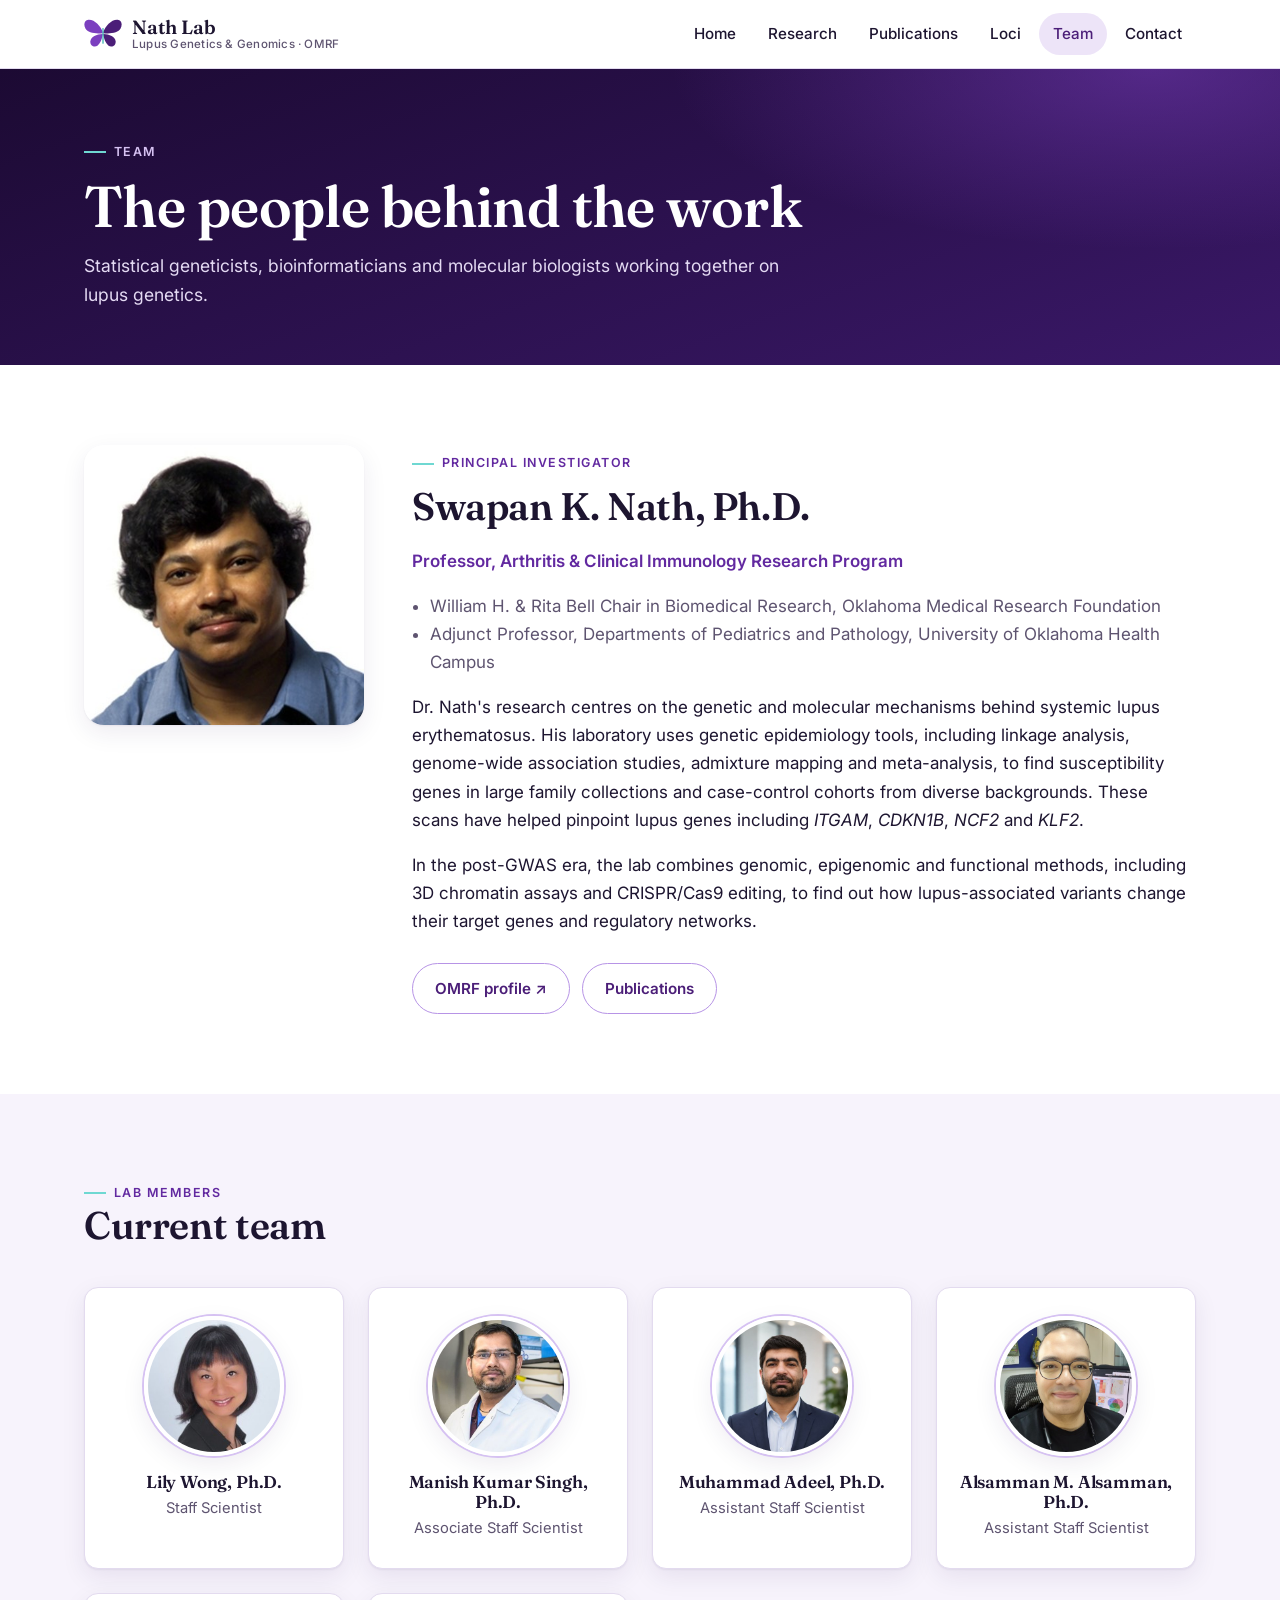
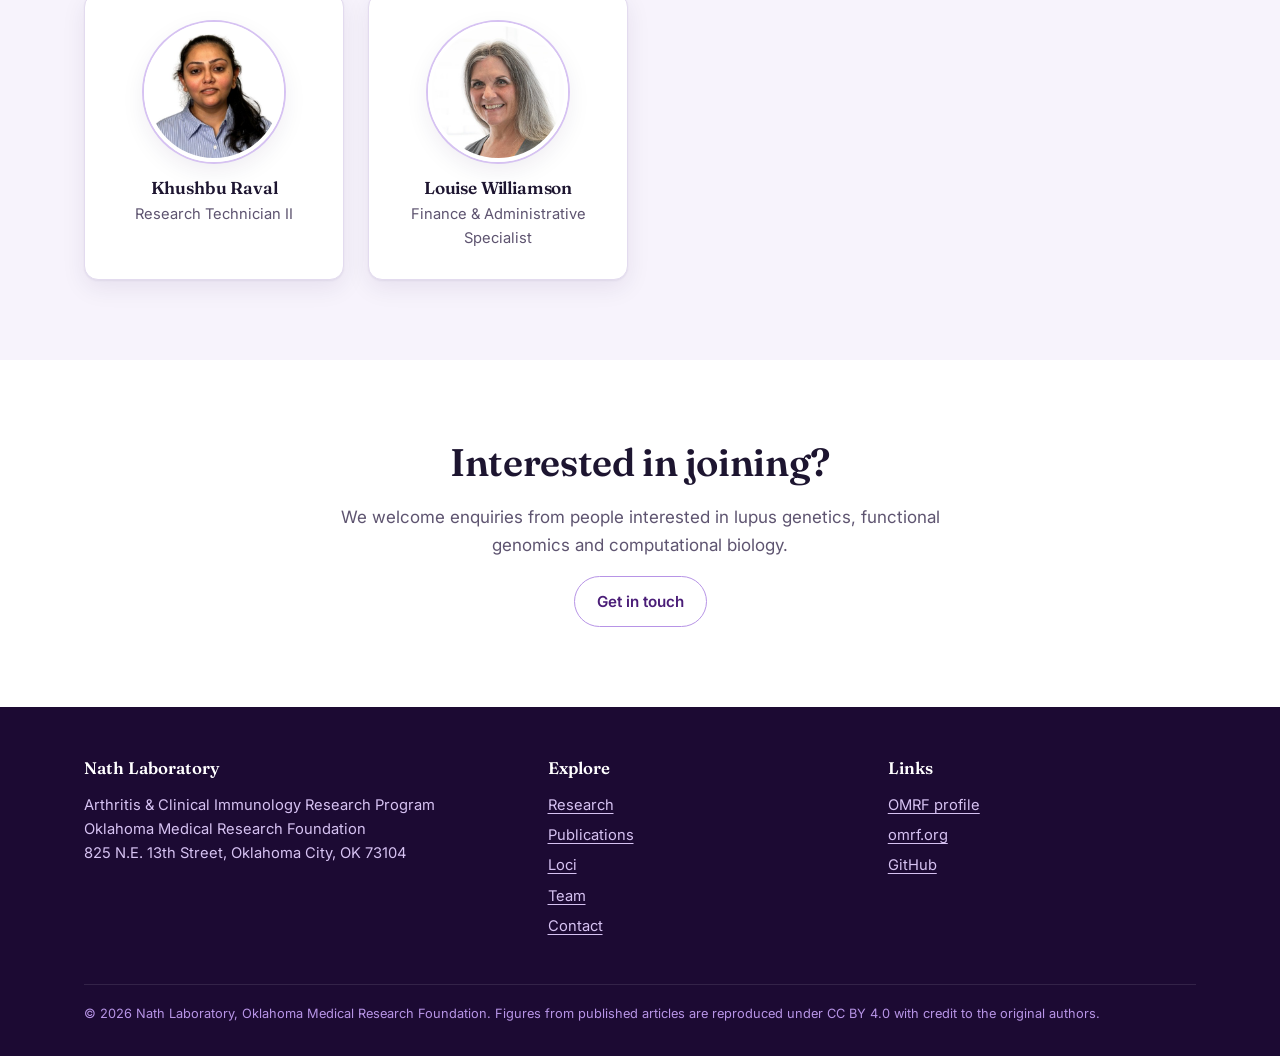
<file: team.html>
<!doctype html>
<html lang="en">
<head>
  <meta charset="utf-8">
  <meta name="viewport" content="width=device-width, initial-scale=1">
  <title>Team · Nath Lab</title>
  <meta name="description" content="Meet Swapan K. Nath, Ph.D., and the members of the Nath Lab at the Oklahoma Medical Research Foundation.">
  <link rel="icon" href="assets/img/favicon.svg" type="image/svg+xml">
  <link rel="preconnect" href="https://fonts.googleapis.com">
  <link rel="preconnect" href="https://fonts.gstatic.com" crossorigin>
  <link href="https://fonts.googleapis.com/css2?family=Fraunces:ital,opsz,wght@0,9..144,500;0,9..144,600;1,9..144,500&family=Inter:wght@400;500;600;700&display=swap" rel="stylesheet">
  <link rel="stylesheet" href="assets/css/style.css">
</head>
<body>
<a class="skip" href="#main">Skip to content</a>

<header class="site-header">
  <div class="wrap">
    <a class="brand" href="index.html" aria-label="Nath Lab home">
      <svg viewBox="20 20 360 300" aria-hidden="true"><g fill="#7b3fbf"><path d="M196 150C180 95 120 30 62 34C22 37 14 82 34 118C56 156 120 170 196 162Z"/><path d="M196 170C140 172 84 196 80 240C77 282 120 300 150 278C176 258 192 214 196 178Z"/></g><g fill="#4b1e78" transform="matrix(-1 0 0 1 400 0)"><path d="M196 150C180 95 120 30 62 34C22 37 14 82 34 118C56 156 120 170 196 162Z"/><path d="M196 170C140 172 84 196 80 240C77 282 120 300 150 278C176 258 192 214 196 178Z"/></g><rect x="195" y="112" width="10" height="150" rx="5" fill="#12a4a0"/></svg>
      <span class="brand-name">Nath Lab<span class="brand-sub">Lupus Genetics &amp; Genomics · OMRF</span></span>
    </a>
    <button class="nav-toggle" aria-label="Menu" aria-expanded="false"><svg width="20" height="20" viewBox="0 0 20 20"><path d="M2 5h16M2 10h16M2 15h16" stroke="currentColor" stroke-width="2"/></svg></button>
    <nav class="nav" aria-label="Main">
      <a href="index.html">Home</a>
      <a href="research.html">Research</a>
      <a href="publications.html">Publications</a>
      <a href="loci.html">Loci</a>
      <a href="team.html" aria-current="page">Team</a>
      <a href="contact.html">Contact</a>
    </nav>
  </div>
</header>

<main id="main">
  <div class="page-hero">
    <div class="wrap">
      <span class="eyebrow">Team</span>
      <h1>The people behind the work</h1>
      <p>Statistical geneticists, bioinformaticians and molecular biologists working together on lupus genetics.</p>
    </div>
  </div>

  <section>
    <div class="wrap pi">
      <img src="assets/img/team/swapan-nath.jpg" alt="Swapan K. Nath, Ph.D.">
      <div>
        <span class="eyebrow" style="color:var(--purple-600)">Principal Investigator</span>
        <h2 style="margin-top:10px">Swapan K. Nath, Ph.D.</h2>
        <p class="role">Professor, Arthritis &amp; Clinical Immunology Research Program</p>
        <ul>
          <li>William H. &amp; Rita Bell Chair in Biomedical Research, Oklahoma Medical Research Foundation</li>
          <li>Adjunct Professor, Departments of Pediatrics and Pathology, University of Oklahoma Health Campus</li>
        </ul>
        <p>Dr. Nath's research centres on the genetic and molecular mechanisms behind systemic lupus erythematosus. His laboratory uses genetic epidemiology tools, including linkage analysis, genome-wide association studies, admixture mapping and meta-analysis, to find susceptibility genes in large family collections and case-control cohorts from diverse backgrounds. These scans have helped pinpoint lupus genes including <span class="gene">ITGAM</span>, <span class="gene">CDKN1B</span>, <span class="gene">NCF2</span> and <span class="gene">KLF2</span>.</p>
        <p>In the post-GWAS era, the lab combines genomic, epigenomic and functional methods, including 3D chromatin assays and CRISPR/Cas9 editing, to find out how lupus-associated variants change their target genes and regulatory networks.</p>
        <div class="hero-actions">
          <a class="btn btn-outline" href="https://omrf.org/scientist/swapan-k-nath-ph-d/" target="_blank" rel="noopener">OMRF profile ↗</a>
          <a class="btn btn-outline" href="publications.html">Publications</a>
        </div>
      </div>
    </div>
  </section>

  <section class="section-alt">
    <div class="wrap">
      <div class="section-head">
        <span class="eyebrow">Lab members</span>
        <h2>Current team</h2>
      </div>
      <div class="team-grid">
        <div class="card member"><img class="avatar" src="assets/img/team/lily-wong.jpg" alt="Lily Wong, Ph.D."><h3>Lily Wong, Ph.D.</h3><p>Staff Scientist</p></div>
        <div class="card member"><img class="avatar" src="assets/img/team/manish-kumar-singh.jpg" alt="Manish Kumar Singh, Ph.D."><h3>Manish Kumar Singh, Ph.D.</h3><p>Associate Staff Scientist</p></div>
        <div class="card member"><img class="avatar" src="assets/img/team/muhammad-adeel.jpg" alt="Muhammad Adeel, Ph.D."><h3>Muhammad Adeel, Ph.D.</h3><p>Assistant Staff Scientist</p></div>
        <div class="card member"><img class="avatar" src="assets/img/team/alsamman-alsamman.jpg" alt="Alsamman M. Alsamman, Ph.D."><h3>Alsamman M. Alsamman, Ph.D.</h3><p>Assistant Staff Scientist</p></div>
        <div class="card member"><img class="avatar" src="assets/img/team/khushbu-raval.jpg" alt="Khushbu Raval"><h3>Khushbu Raval</h3><p>Research Technician II</p></div>
        <div class="card member"><img class="avatar" src="assets/img/team/louise-williamson.jpg" alt="Louise Williamson"><h3>Louise Williamson</h3><p>Finance &amp; Administrative Specialist</p></div>
      </div>
    </div>
  </section>

  <section>
    <div class="wrap center" style="max-width:720px">
      <h2>Interested in joining?</h2>
      <p class="muted">We welcome enquiries from people interested in lupus genetics, functional genomics and computational biology.</p>
      <a class="btn btn-outline" href="contact.html">Get in touch</a>
    </div>
  </section>
</main>

<footer class="site-footer">
  <div class="wrap">
    <div>
      <h4>Nath Laboratory</h4>
      <p>Arthritis &amp; Clinical Immunology Research Program<br>Oklahoma Medical Research Foundation<br>825 N.E. 13th Street, Oklahoma City, OK 73104</p>
    </div>
    <div>
      <h4>Explore</h4>
      <ul><li><a href="research.html">Research</a></li><li><a href="publications.html">Publications</a></li><li><a href="loci.html">Loci</a></li><li><a href="team.html">Team</a></li><li><a href="contact.html">Contact</a></li></ul>
    </div>
    <div>
      <h4>Links</h4>
      <ul><li><a href="https://omrf.org/scientist/swapan-k-nath-ph-d/" target="_blank" rel="noopener">OMRF profile</a></li><li><a href="https://omrf.org" target="_blank" rel="noopener">omrf.org</a></li><li><a href="https://github.com/nath-OMRF-lab" target="_blank" rel="noopener">GitHub</a></li></ul>
    </div>
    <div class="footer-bottom">© <span data-year>2026</span> Nath Laboratory, Oklahoma Medical Research Foundation. Figures from published articles are reproduced under CC BY 4.0 with credit to the original authors.</div>
  </div>
</footer>

<div class="lightbox" id="lightbox" role="dialog" aria-modal="true" aria-label="Figure viewer">
  <button class="lb-close" aria-label="Close">×</button>
  <div class="lb-inner">
    <div class="lb-img"><img alt=""></div>
    <div class="lb-cap"><b></b><small></small></div>
    <div class="lb-nav"><button class="lb-prev">← Previous</button><span class="lb-count muted"></span><button class="lb-next">Next →</button></div>
  </div>
</div>

<script src="assets/js/main.js"></script>
</body>
</html>
</file>
<file: assets/css/style.css>
/* Nath Lab — lupus genetics & genomics
   Palette: lupus-awareness purple + a teal accent for genomics. */
:root {
  --purple-950: #1c0a33;
  --purple-900: #2a1050;
  --purple-800: #3a1868;
  --purple-700: #4b1e78;
  --purple-600: #6229a0;
  --purple-500: #7b3fbf;
  --purple-300: #b794e6;
  --purple-200: #d6c2f2;
  --lav-100: #ede4f8;
  --lav-50: #f7f3fc;
  --teal: #12a4a0;
  --teal-light: #6fd8d2;
  --ink: #1d1530;
  --muted: #5e5470;
  --line: #e3dbef;
  --white: #ffffff;
  --radius: 14px;
  --shadow: 0 1px 2px rgba(42, 16, 80, .06), 0 8px 24px rgba(42, 16, 80, .08);
  --wrap: 1160px;
  --serif: "Fraunces", Georgia, "Times New Roman", serif;
  --sans: "Inter", system-ui, -apple-system, "Segoe UI", Roboto, sans-serif;
}

*, *::before, *::after { box-sizing: border-box; }
html { scroll-behavior: smooth; }
body {
  margin: 0;
  font-family: var(--sans);
  font-size: 17px;
  line-height: 1.65;
  color: var(--ink);
  background: var(--white);
  -webkit-font-smoothing: antialiased;
}
img { max-width: 100%; display: block; }
a { color: var(--purple-600); text-decoration-thickness: 1px; text-underline-offset: 3px; }
a:hover { color: var(--purple-800); }
h1, h2, h3 { font-family: var(--serif); font-weight: 600; line-height: 1.15; letter-spacing: -.01em; margin: 0 0 .5em; }
h1 { font-size: clamp(2.2rem, 5vw, 3.6rem); }
h2 { font-size: clamp(1.7rem, 3.2vw, 2.4rem); }
h3 { font-size: 1.25rem; }
p { margin: 0 0 1em; }
.wrap { max-width: var(--wrap); margin: 0 auto; padding: 0 24px; }
.skip { position: absolute; left: -999px; }
.skip:focus { left: 16px; top: 12px; z-index: 100; background: var(--white); padding: 8px 12px; }

/* ---------- Header ---------- */
.site-header {
  position: sticky; top: 0; z-index: 50;
  background: rgba(255, 255, 255, .92);
  backdrop-filter: saturate(160%) blur(10px);
  border-bottom: 1px solid var(--line);
}
.site-header .wrap { display: flex; align-items: center; justify-content: space-between; height: 68px; }
.brand { display: flex; align-items: center; gap: 10px; text-decoration: none; color: var(--ink); }
.brand svg { width: 38px; height: 34px; flex: none; }
.brand-name { font-family: var(--serif); font-weight: 600; font-size: 1.2rem; line-height: 1.1; }
.brand-sub { display: block; font-family: var(--sans); font-size: .72rem; font-weight: 500; color: var(--muted); letter-spacing: .02em; }
.nav { display: flex; gap: 4px; }
.nav a {
  color: var(--ink); text-decoration: none; font-weight: 500; font-size: .95rem;
  padding: 8px 14px; border-radius: 999px;
}
.nav a:hover { background: var(--lav-50); color: var(--purple-700); }
.nav a[aria-current="page"] { background: var(--lav-100); color: var(--purple-700); }
.nav-toggle {
  display: none; background: none; border: 1px solid var(--line); border-radius: 10px;
  width: 42px; height: 42px; cursor: pointer; color: var(--ink);
}
@media (max-width: 820px) {
  .nav-toggle { display: grid; place-items: center; }
  .nav {
    position: absolute; top: 68px; left: 0; right: 0; flex-direction: column;
    background: var(--white); border-bottom: 1px solid var(--line); padding: 8px 16px 16px;
    display: none;
  }
  .nav.open { display: flex; }
  .nav a { border-radius: 10px; }
}

/* ---------- Hero ---------- */
.hero {
  position: relative; overflow: hidden; color: var(--white);
  background:
    radial-gradient(1000px 500px at 85% 20%, rgba(123, 63, 191, .55), transparent 60%),
    radial-gradient(700px 400px at 10% 90%, rgba(18, 164, 160, .18), transparent 60%),
    linear-gradient(160deg, var(--purple-950), var(--purple-800));
}
.hero .wrap { display: grid; grid-template-columns: 1.1fr .9fr; gap: 40px; align-items: center; padding-top: 72px; padding-bottom: 24px; }
.eyebrow {
  display: inline-flex; align-items: center; gap: 8px;
  font-size: .78rem; font-weight: 600; letter-spacing: .12em; text-transform: uppercase;
  color: var(--purple-200);
}
.eyebrow::before { content: ""; width: 22px; height: 2px; background: var(--teal-light); }
.hero h1 { margin: 16px 0 18px; }
.hero h1 em { font-style: italic; color: var(--purple-200); }
.hero p.lead { font-size: 1.15rem; color: #e4daf3; max-width: 560px; }
.hero-actions { display: flex; flex-wrap: wrap; gap: 12px; margin-top: 28px; }
.btn {
  display: inline-flex; align-items: center; gap: 8px;
  padding: 12px 22px; border-radius: 999px; font-weight: 600; font-size: .95rem;
  text-decoration: none; border: 1px solid transparent; cursor: pointer; transition: transform .15s, background .15s;
}
.btn:hover { transform: translateY(-1px); }
.btn-primary { background: var(--white); color: var(--purple-800); }
.btn-primary:hover { color: var(--purple-900); background: var(--lav-100); }
.btn-ghost { border-color: rgba(255, 255, 255, .35); color: var(--white); }
.btn-ghost:hover { background: rgba(255, 255, 255, .08); color: var(--white); }
.btn-outline { border-color: var(--purple-300); color: var(--purple-700); background: var(--white); }
.btn-outline:hover { background: var(--lav-50); }
.butterfly { width: 100%; max-width: 460px; margin: 0 auto; filter: drop-shadow(0 20px 40px rgba(0, 0, 0, .35)); }
.manhattan { display: block; width: 100%; height: 150px; margin-top: 8px; }
.manhattan-note { font-size: .72rem; color: var(--purple-300); text-align: right; padding: 0 24px 14px; max-width: var(--wrap); margin: 0 auto; }
@media (max-width: 820px) {
  .hero .wrap { grid-template-columns: 1fr; padding-top: 48px; }
  .butterfly { max-width: 300px; order: -1; }
  .manhattan { height: 100px; }
}

/* page hero (inner pages) */
.page-hero {
  color: var(--white);
  background:
    radial-gradient(800px 300px at 90% 0%, rgba(123, 63, 191, .5), transparent 60%),
    linear-gradient(160deg, var(--purple-950), var(--purple-800));
  padding: 64px 0 56px;
}
.page-hero h1 { margin: 12px 0 10px; }
.page-hero p { color: #e4daf3; max-width: 720px; font-size: 1.1rem; margin: 0; }

/* ---------- Sections ---------- */
section { padding: 80px 0; }
.section-alt { background: var(--lav-50); }
.section-head { max-width: 720px; margin-bottom: 40px; }
.section-head .eyebrow { color: var(--purple-600); }
.section-head p { color: var(--muted); font-size: 1.08rem; }

/* stats strip */
.stats { background: var(--purple-900); color: var(--white); padding: 34px 0; }
.stats .wrap { display: grid; grid-template-columns: repeat(4, 1fr); gap: 20px; }
.stat b { display: block; font-family: var(--serif); font-size: 2.3rem; font-weight: 600; line-height: 1; color: var(--white); }
.stat span { font-size: .9rem; color: var(--purple-200); }
@media (max-width: 720px) { .stats .wrap { grid-template-columns: repeat(2, 1fr); } }

/* cards */
.grid-3 { display: grid; grid-template-columns: repeat(3, 1fr); gap: 24px; }
.grid-2 { display: grid; grid-template-columns: repeat(2, 1fr); gap: 24px; }
@media (max-width: 900px) { .grid-3 { grid-template-columns: 1fr; } .grid-2 { grid-template-columns: 1fr; } }
.card {
  background: var(--white); border: 1px solid var(--line); border-radius: var(--radius);
  padding: 28px; box-shadow: var(--shadow);
}
.card h3 { margin-top: 14px; }
.card p { color: var(--muted); margin: 0; }
.icon {
  width: 48px; height: 48px; border-radius: 12px; display: grid; place-items: center;
  background: var(--lav-100); color: var(--purple-700);
}
.icon svg { width: 26px; height: 26px; }

/* pipeline */
.pipeline { display: grid; grid-template-columns: repeat(4, 1fr); gap: 0; counter-reset: step; }
.step { position: relative; padding: 24px 22px 24px 0; }
.step::before {
  counter-increment: step; content: counter(step);
  display: grid; place-items: center; width: 40px; height: 40px; border-radius: 50%;
  background: var(--purple-700); color: var(--white); font-weight: 700; margin-bottom: 14px;
  position: relative; z-index: 1;
}
.step::after { content: ""; position: absolute; top: 44px; left: 40px; right: 0; height: 2px; background: linear-gradient(90deg, var(--purple-300), var(--teal-light)); }
.step:last-child::after { display: none; }
.step h3 { font-size: 1.1rem; margin-bottom: 6px; }
.step p { color: var(--muted); font-size: .95rem; margin-bottom: 10px; }
.tags { display: flex; flex-wrap: wrap; gap: 6px; }
.tag { font-size: .74rem; font-weight: 600; color: var(--purple-700); background: var(--lav-100); border-radius: 999px; padding: 3px 10px; }
.tag.teal { color: #0b6e6b; background: #dff5f3; }
@media (max-width: 900px) {
  .pipeline { grid-template-columns: 1fr 1fr; }
  .step::after { display: none; }
}
@media (max-width: 540px) { .pipeline { grid-template-columns: 1fr; } }

/* study cards */
.study { display: flex; flex-direction: column; overflow: hidden; padding: 0; }
.study-fig {
  position: relative; aspect-ratio: 16 / 10; background: var(--white); border: 0; border-bottom: 1px solid var(--line);
  overflow: hidden; cursor: zoom-in; padding: 0; width: 100%; display: block;
}
.study-fig img { position: absolute; inset: 12px; width: calc(100% - 24px); height: calc(100% - 24px); object-fit: contain; transition: transform .3s; }
.study-fig:hover img { transform: scale(1.03); }
.study-body { padding: 22px 24px 24px; display: flex; flex-direction: column; flex: 1; }
.study-meta { font-size: .8rem; font-weight: 600; color: var(--teal); letter-spacing: .04em; text-transform: uppercase; }
.study h3 { font-size: 1.12rem; margin: 6px 0 10px; }
.study p { color: var(--muted); font-size: .95rem; margin-bottom: 16px; }
.study-actions { margin-top: auto; display: flex; gap: 10px; flex-wrap: wrap; }
.study-actions .btn { padding: 8px 16px; font-size: .86rem; }
.gene { font-style: italic; }

/* split */
.split { display: grid; grid-template-columns: 1fr 1fr; gap: 56px; align-items: center; }
@media (max-width: 900px) { .split { grid-template-columns: 1fr; gap: 32px; } }
.check { list-style: none; padding: 0; margin: 0; }
.check li { position: relative; padding-left: 30px; margin-bottom: 12px; }
.check li::before {
  content: ""; position: absolute; left: 0; top: 7px; width: 16px; height: 16px; border-radius: 50%;
  background: var(--teal) url("data:image/svg+xml,%3Csvg xmlns='http://www.w3.org/2000/svg' viewBox='0 0 16 16'%3E%3Cpath d='M4 8.5l2.5 2.5L12 5.5' fill='none' stroke='white' stroke-width='2'/%3E%3C/svg%3E") center/12px no-repeat;
}

/* news + latest */
.list { list-style: none; margin: 0; padding: 0; }
.list li { padding: 16px 0; border-bottom: 1px solid var(--line); }
.list li:last-child { border-bottom: 0; }
.list b { display: block; font-weight: 600; }
.list small { color: var(--muted); font-size: .9rem; }

/* ---------- Team ---------- */
.pi { display: grid; grid-template-columns: 280px 1fr; gap: 48px; align-items: start; }
.pi img { border-radius: 20px; width: 100%; aspect-ratio: 1; object-fit: cover; box-shadow: var(--shadow); }
.pi .role { color: var(--purple-600); font-weight: 600; margin-bottom: 4px; }
.pi ul { padding-left: 18px; color: var(--muted); }
@media (max-width: 760px) { .pi { grid-template-columns: 1fr; } .pi img { max-width: 240px; } }
.team-grid { display: grid; grid-template-columns: repeat(auto-fill, minmax(220px, 1fr)); gap: 24px; }
.member { text-align: center; padding: 28px 20px; }
.avatar {
  width: 140px; height: 140px; border-radius: 50%; margin: 0 auto 16px; object-fit: cover;
  border: 4px solid var(--white); box-shadow: 0 0 0 2px var(--purple-200), var(--shadow);
}
.avatar.initials {
  display: grid; place-items: center; font-family: var(--serif); font-size: 2.4rem; font-weight: 600;
  color: var(--purple-700); background: linear-gradient(135deg, var(--lav-100), var(--purple-200));
}
.member h3 { font-size: 1.08rem; margin: 0 0 4px; }
.member p { color: var(--muted); font-size: .92rem; }

/* ---------- Publications ---------- */
.pub-tools {
  display: grid; grid-template-columns: 1fr auto auto auto; gap: 12px; align-items: center;
  background: var(--white); border: 1px solid var(--line); border-radius: var(--radius);
  padding: 16px; box-shadow: var(--shadow); margin-bottom: 28px;
  position: sticky; top: 80px; z-index: 5;
}
.pub-tools input, .pub-tools select {
  font: inherit; font-size: .95rem; padding: 10px 14px; border-radius: 10px;
  border: 1px solid var(--line); background: var(--lav-50); color: var(--ink); min-width: 0;
}
.pub-tools input:focus, .pub-tools select:focus { outline: 2px solid var(--purple-300); border-color: var(--purple-300); }
.toggle { display: flex; align-items: center; gap: 8px; font-size: .9rem; font-weight: 500; white-space: nowrap; cursor: pointer; }
.toggle input { accent-color: var(--purple-600); width: 18px; height: 18px; }
@media (max-width: 820px) { .pub-tools { grid-template-columns: 1fr 1fr; position: static; } .pub-tools input[type=search] { grid-column: 1 / -1; } }
.pub-count { color: var(--muted); font-size: .92rem; margin-bottom: 8px; }
.year-group h2 {
  font-size: 1.5rem; color: var(--purple-700); margin: 36px 0 8px; padding-bottom: 8px;
  border-bottom: 2px solid var(--lav-100);
}
.pub { padding: 14px 0; border-bottom: 1px solid var(--line); display: grid; grid-template-columns: 1fr auto; gap: 16px; }
.pub-title { font-weight: 600; color: var(--ink); line-height: 1.4; }
.pub-title a { color: inherit; text-decoration: none; }
.pub-title a:hover { color: var(--purple-600); text-decoration: underline; }
.pub-authors { font-size: .9rem; color: var(--muted); }
.pub-authors mark { background: none; color: var(--purple-700); font-weight: 700; }
.pub-venue { font-size: .9rem; font-style: italic; color: var(--muted); }
.pub-side { text-align: right; white-space: nowrap; }
.cites { display: inline-block; font-size: .78rem; font-weight: 700; color: var(--purple-700); background: var(--lav-100); padding: 3px 10px; border-radius: 999px; }
.badge-lab { display: inline-block; margin-top: 6px; font-size: .7rem; font-weight: 700; color: #0b6e6b; background: #dff5f3; padding: 2px 8px; border-radius: 999px; }

/* ---------- Contact ---------- */
.contact-card dl { margin: 0; display: grid; grid-template-columns: auto 1fr; gap: 12px 20px; }
.contact-card dt { font-weight: 600; color: var(--purple-700); }
.contact-card dd { margin: 0; }

/* ---------- Lightbox ---------- */
.lightbox {
  position: fixed; inset: 0; z-index: 200; background: rgba(20, 8, 38, .92);
  display: none; align-items: center; justify-content: center; padding: 24px;
}
.lightbox.open { display: flex; }
.lb-inner { background: var(--white); border-radius: 16px; max-width: 1100px; width: 100%; max-height: 100%; display: flex; flex-direction: column; overflow: hidden; }
.lb-img { flex: 1; min-height: 0; overflow: auto; padding: 16px; display: grid; place-items: center; background: var(--white); }
.lb-img img { max-height: 68vh; width: auto; }
.lb-cap { padding: 16px 22px; border-top: 1px solid var(--line); font-size: .92rem; }
.lb-cap b { display: block; margin-bottom: 4px; }
.lb-cap small { color: var(--muted); display: block; }
.lb-nav { display: flex; justify-content: space-between; align-items: center; padding: 10px 16px; border-top: 1px solid var(--line); background: var(--lav-50); }
.lb-nav button {
  font: inherit; font-weight: 600; font-size: .9rem; border: 1px solid var(--line); background: var(--white);
  border-radius: 999px; padding: 6px 16px; cursor: pointer; color: var(--purple-700);
}
.lb-nav button:disabled { opacity: .4; cursor: default; }
.lb-close { position: absolute; top: 14px; right: 18px; background: none; border: 0; color: var(--white); font-size: 2rem; cursor: pointer; line-height: 1; }

/* ---------- Footer ---------- */
.site-footer { background: var(--purple-950); color: var(--purple-200); padding: 48px 0 32px; font-size: .92rem; }
.site-footer .wrap { display: grid; grid-template-columns: 1.4fr 1fr 1fr; gap: 32px; }
.site-footer h4 { color: var(--white); font-family: var(--serif); font-weight: 600; font-size: 1.05rem; margin: 0 0 10px; }
.site-footer a { color: var(--purple-200); }
.site-footer a:hover { color: var(--white); }
.site-footer ul { list-style: none; padding: 0; margin: 0; }
.site-footer li { margin-bottom: 6px; }
.footer-bottom { grid-column: 1 / -1; border-top: 1px solid rgba(255, 255, 255, .1); padding-top: 18px; margin-top: 8px; font-size: .8rem; color: var(--purple-300); }
@media (max-width: 760px) { .site-footer .wrap { grid-template-columns: 1fr; } }

.center { text-align: center; }
.mt-32 { margin-top: 32px; }
.muted { color: var(--muted); }
.credit { font-size: .8rem; color: var(--muted); margin-top: 24px; }

/* ---------- team as a planetary system (home page) ---------- */
.team-orbit-section {
  color: var(--white); overflow: hidden;
  background:
    radial-gradient(1px 1px at 12% 22%, rgba(255,255,255,.7), transparent 60%),
    radial-gradient(1px 1px at 78% 14%, rgba(255,255,255,.6), transparent 60%),
    radial-gradient(1.5px 1.5px at 64% 82%, rgba(111,216,210,.8), transparent 60%),
    radial-gradient(1px 1px at 30% 70%, rgba(214,194,242,.8), transparent 60%),
    radial-gradient(1px 1px at 90% 58%, rgba(255,255,255,.5), transparent 60%),
    radial-gradient(ellipse at 30% 50%, rgba(123,63,191,.35), transparent 60%),
    linear-gradient(160deg, var(--purple-950), var(--purple-800));
}
.team-orbit-section .section-head h2 { color: var(--white); }
.team-orbit-section .eyebrow { color: var(--purple-200); }
.team-orbit-section .section-head p { color: var(--purple-200); }
.orbit-layout { display: grid; grid-template-columns: minmax(0, 1.25fr) minmax(0, 1fr); gap: 48px; align-items: center; }
.orbit-system { position: relative; width: 100%; max-width: 560px; aspect-ratio: 1; margin: 0 auto; }
.orbit-ring {
  position: absolute; left: 50%; top: 50%;
  width: calc(var(--r) * 200%); height: calc(var(--r) * 200%);
  transform: translate(-50%, -50%); border-radius: 50%;
  border: 1px dashed rgba(183, 148, 230, .45);
}
.planet {
  position: absolute; left: 50%; top: 50%; width: var(--size); height: var(--size);
  transform: translate(-50%, -50%); padding: 0; border: 0; border-radius: 50%;
  background: none; cursor: pointer; color: inherit; font: inherit;
}
.planet img, .planet .initials {
  width: 100%; height: 100%; border-radius: 50%; object-fit: cover; display: block;
  border: 3px solid var(--purple-200);
  box-shadow: 0 0 0 4px rgba(123, 63, 191, .35), 0 6px 20px rgba(0, 0, 0, .35);
  transition: border-color .2s, box-shadow .2s, transform .2s;
}
.planet .initials {
  display: grid; place-items: center; font-family: var(--serif); font-weight: 600;
  font-size: clamp(14px, 2.2vw, 24px); color: var(--purple-700);
  background: linear-gradient(135deg, var(--lav-100), var(--purple-200));
}
.planet:hover img, .planet:hover .initials, .planet:focus-visible img, .planet:focus-visible .initials,
.planet.active img, .planet.active .initials {
  border-color: var(--teal-light); transform: scale(1.08);
  box-shadow: 0 0 0 5px rgba(111, 216, 210, .35), 0 0 32px rgba(111, 216, 210, .45);
}
.planet:focus-visible { outline: none; }
.planet.sun { --size: 30%; z-index: 2; }
.planet.sun img { border-width: 4px; box-shadow: 0 0 0 8px rgba(183, 148, 230, .25), 0 0 60px rgba(183, 148, 230, .55); }
.planet-label {
  position: absolute; left: 50%; top: 100%; transform: translateX(-50%); margin-top: 6px;
  white-space: nowrap; font-size: .78rem; font-weight: 600; color: var(--white);
  text-shadow: 0 1px 4px rgba(0, 0, 0, .6); pointer-events: none;
}
.orbit-info { color: var(--ink); min-height: 300px; display: flex; flex-direction: column; gap: 6px; padding: 28px; }
.orbit-info .oi-photo { width: 96px; height: 96px; border-radius: 50%; object-fit: cover; margin-bottom: 10px; box-shadow: 0 0 0 3px var(--purple-200); }
.orbit-info .oi-photo.initials { display: grid; place-items: center; font-family: var(--serif); font-size: 2rem; font-weight: 600; color: var(--purple-700); background: linear-gradient(135deg, var(--lav-100), var(--purple-200)); }
.orbit-info h3 { margin: 0; font-size: 1.3rem; }
.orbit-info .oi-role { color: var(--purple-600); font-weight: 600; font-size: .92rem; margin: 0 0 6px; }
.orbit-info p { margin: 0; color: var(--muted); }
.btn-outline-light { border: 1px solid var(--purple-300); color: var(--white); background: transparent; }
.btn-outline-light:hover { background: rgba(255, 255, 255, .1); color: var(--white); }
@media (max-width: 900px) {
  .orbit-layout { grid-template-columns: 1fr; gap: 28px; }
  .orbit-info { min-height: 0; }
  .planet-label { font-size: .68rem; }
}
@media (max-width: 520px) { .planet-label { display: none; } }

/* ---------- flapping butterfly (hero): wings rotate around the body in 3D ---------- */
.butterfly {
  position: relative; aspect-ratio: 720 / 591; perspective: 1400px;
  animation: drift 7s ease-in-out infinite;
}
.butterfly img { position: absolute; inset: 0; width: 100%; height: 100%; }
.bf-wing { transform-origin: 50% 50%; backface-visibility: visible; }
.bf-left { animation: flap-left 3.6s ease-in-out infinite; }
.bf-right { animation: flap-right 3.6s ease-in-out infinite; }
@keyframes flap-left {
  0%, 24%, 50%, 100% { transform: rotateY(0deg); }
  12% { transform: rotateY(68deg); }
  36% { transform: rotateY(58deg); }
}
@keyframes flap-right {
  0%, 24%, 50%, 100% { transform: rotateY(0deg); }
  12% { transform: rotateY(-68deg); }
  36% { transform: rotateY(-58deg); }
}
@keyframes drift {
  0%, 100% { transform: translateY(0) rotate(0deg); }
  50% { transform: translateY(-10px) rotate(-1.5deg); }
}
@media (prefers-reduced-motion: reduce) {
  .butterfly, .bf-wing { animation: none; }
}

/* ---------- loci page ---------- */
.loci-section { padding-top: 48px; }
.loci-stats { display: grid; grid-template-columns: repeat(4, 1fr); gap: 16px; margin-bottom: 28px; }
.loci-stats div { background: var(--lav-50); border: 1px solid var(--line); border-radius: var(--radius); padding: 16px 18px; }
.loci-stats b { display: block; font-family: var(--serif); font-size: 2rem; color: var(--purple-700); line-height: 1.1; }
.loci-stats span { color: var(--muted); font-size: .88rem; }
.viz-tabs { display: flex; flex-wrap: wrap; gap: 8px; margin-bottom: 14px; }
.viz-tabs button {
  border: 1px solid var(--line); background: var(--white); color: var(--purple-700); font: 600 .92rem var(--sans);
  padding: 10px 16px; border-radius: 999px; cursor: pointer; transition: background .15s, color .15s;
}
.viz-tabs button:hover { background: var(--lav-50); }
.viz-tabs button[aria-selected="true"] { background: var(--purple-700); border-color: var(--purple-700); color: var(--white); }
.viz-stage {
  border-radius: 20px; color: var(--white); padding: 18px 20px 20px; overflow: hidden;
  background: radial-gradient(ellipse at 20% 0%, rgba(123, 63, 191, .45), transparent 60%), linear-gradient(160deg, var(--purple-950), var(--purple-900));
  box-shadow: var(--shadow);
}
.viz-top { display: flex; flex-wrap: wrap; justify-content: space-between; gap: 12px; align-items: center; margin-bottom: 8px; }
.viz-help { margin: 0; color: var(--purple-200); font-size: .92rem; max-width: 560px; }
.viz-filters { display: flex; flex-wrap: wrap; gap: 6px; }
.chip {
  display: inline-flex; align-items: center; gap: 7px; border: 1px solid rgba(214, 194, 242, .35); background: transparent;
  color: var(--purple-200); font: 500 .82rem var(--sans); padding: 6px 12px; border-radius: 999px; cursor: pointer; opacity: .55;
}
.chip i { width: 10px; height: 10px; border-radius: 50%; display: inline-block; }
.chip.on { opacity: 1; color: var(--white); background: rgba(255, 255, 255, .07); }
.viz-body { display: grid; grid-template-columns: minmax(0, 1fr) 290px; gap: 18px; align-items: start; }
.viz-canvas svg { width: 100%; height: auto; display: block; }
.viz-card {
  background: rgba(255, 255, 255, .06); border: 1px solid rgba(214, 194, 242, .2); border-radius: 14px; padding: 18px;
  min-height: 320px; font-size: .9rem;
}
.viz-card h3 { color: var(--white); margin: 4px 0 10px; font-size: 1.25rem; }
.viz-card p { color: var(--purple-200); margin: 0 0 10px; }
.vc-kicker { font-size: .72rem; font-weight: 700; letter-spacing: .08em; text-transform: uppercase; color: var(--teal-light); }
.viz-card dl { display: grid; grid-template-columns: auto 1fr; gap: 4px 12px; margin: 0 0 12px; }
.viz-card dt { color: var(--purple-300); }
.viz-card dd { margin: 0; color: var(--white); }
.viz-card .dot { display: inline-block; width: 9px; height: 9px; border-radius: 50%; margin-right: 6px; }
.vc-paper { font-style: italic; font-size: .85rem; }
.vc-actions { display: flex; flex-wrap: wrap; gap: 8px; }
.vc-actions .btn { padding: 8px 14px; font-size: .85rem; }
.vc-legend { display: grid; gap: 6px; margin-top: 12px; color: var(--purple-200); }
.vc-legend i { display: inline-block; width: 10px; height: 10px; border-radius: 50%; margin-right: 8px; }
.vc-chips { display: flex; flex-wrap: wrap; gap: 6px; max-height: 320px; overflow: auto; }
.vc-chips button {
  border: 1px solid var(--c); color: var(--white); background: rgba(255, 255, 255, .04); border-radius: 999px;
  font: 500 .78rem var(--sans); padding: 4px 10px; cursor: pointer;
}
.vc-chips button:hover { background: rgba(255, 255, 255, .14); }
.viz-controls { display: flex; align-items: center; gap: 14px; flex-wrap: wrap; margin-top: 10px; }
.viz-controls:empty { display: none; }
.viz-controls input[type=range] { flex: 1; min-width: 160px; accent-color: var(--teal-light); }
.btn-sm { padding: 8px 16px; font-size: .88rem; }
.tl-range { display: none; }
.viz-error { color: var(--purple-200); padding: 40px; text-align: center; }
/* svg text */
.tl-year { font: 600 54px var(--serif); fill: rgba(255, 255, 255, .9); }
.tl-count { font: 500 14px var(--sans); fill: var(--teal-light); }
.tl-chr, .ring-chr { font: 500 10px var(--sans); fill: var(--purple-300); text-anchor: middle; }
.tl-label, .ring-label, .net-label { font: italic 600 10.5px var(--sans); fill: #fff; text-anchor: middle; paint-order: stroke; stroke: rgba(28, 10, 51, .8); stroke-width: 3px; }
.ring-label { text-anchor: start; }
.ring-centre { font: 600 46px var(--serif); fill: #fff; }
.ring-centre-sub { font: 500 13px var(--sans); fill: var(--purple-200); }
.flow-label { font: 500 12px var(--sans); fill: #fff; }
.flow-head { font: 700 11px var(--sans); fill: var(--teal-light); letter-spacing: .08em; text-transform: uppercase; }
.map-label { font: 600 12px var(--sans); fill: #fff; text-anchor: middle; paint-order: stroke; stroke: rgba(28, 10, 51, .85); stroke-width: 3px; }
.map-omrf { fill: var(--teal-light); }
.map-note { font: 500 11px var(--sans); fill: var(--purple-300); }
.map-flow { animation: map-dash 2.4s linear infinite; }
@keyframes map-dash { to { stroke-dashoffset: -36; } }
.map-pulse { animation: map-pulse 2s ease-out infinite; transform-box: fill-box; transform-origin: center; }
@keyframes map-pulse { from { transform: scale(1); opacity: .9; } to { transform: scale(4); opacity: 0; } }
.net-hub { font: 700 13px var(--sans); letter-spacing: .02em; paint-order: stroke; stroke: rgba(28, 10, 51, .9); stroke-width: 4px; pointer-events: none; }
.loci-table-wrap { margin-top: 28px; }
.loci-table-wrap summary { cursor: pointer; font-weight: 600; color: var(--purple-700); }
.table-scroll { overflow-x: auto; margin-top: 12px; }
.loci-table { border-collapse: collapse; width: 100%; font-size: .86rem; }
.loci-table th, .loci-table td { text-align: left; padding: 8px 10px; border-bottom: 1px solid var(--line); white-space: nowrap; }
.loci-table th { background: var(--lav-50); color: var(--purple-700); position: sticky; top: 0; }
.small { font-size: .85rem; }
@media (max-width: 900px) {
  .viz-body { grid-template-columns: 1fr; }
  .viz-card { min-height: 0; }
  .loci-stats { grid-template-columns: repeat(2, 1fr); }
}
@media (prefers-reduced-motion: reduce) { .map-flow, .map-pulse { animation: none; } }
@media (max-width: 700px) {
  .viz-canvas { overflow-x: auto; -webkit-overflow-scrolling: touch; }
  .viz-canvas svg { min-width: 760px; }
}

.loci-home { padding-top: 0; }
</file>
